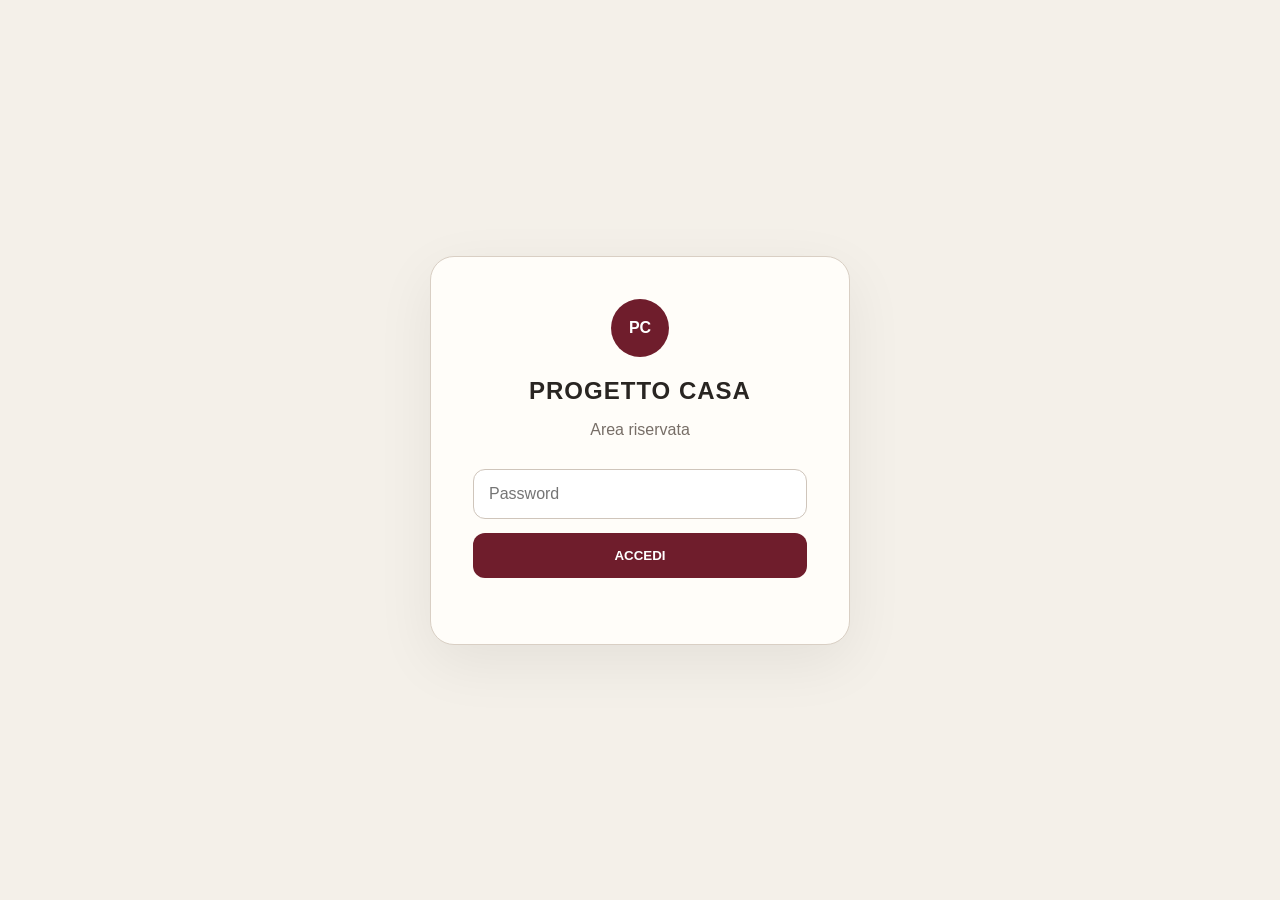
<file: index.html>
<!doctype html>
<html lang="it">
<head>
<meta charset="utf-8"><meta name="viewport" content="width=device-width,initial-scale=1">
<title>Progetto Casa</title>
<link rel="stylesheet" href="style.css">
</head>
<body>
<section id="login" class="screen center">
  <div class="login-card">
    <div class="mark">PC</div><h1>PROGETTO CASA</h1>
    <p>Area riservata</p>
    <input id="pw" type="password" placeholder="Password" autocomplete="current-password">
    <button onclick="login()">ACCEDI</button>
    <div id="error"></div>
  </div>
</section>

<section id="app" class="screen hidden">
<header><div><b>PROGETTO CASA</b><small>Archivio interattivo</small></div><button class="ghost" onclick="logout()">ESCI</button></header>
<main>
  <div id="home">
    <h2>Home</h2><p class="lead">Seleziona una sezione del progetto.</p>
    <div class="grid">
      <button class="card" onclick="location.href='cucina-esterna.html'"><span>01</span><b>Cucina esterna</b><small>Apri sezione →</small></button>
      <button class="card" onclick="location.href='scantinati.html'"><span>02</span><b>Scantinati</b><small>Apri sezione →</small></button>
      <!-- <button class="card" onclick="openSection('Interni primo piano','Ambienti, arredi e interventi del primo piano.')"><span>03</span><b>Interni primo piano</b><small>Apri sezione →</small></button>-->
      <button class="card" onclick="location.href='carcareddhra.html'"><span>04</span><b>Carcareddhra</b><small>Apri sezione →</small></button>
       <!-- <button class="card" onclick="openSection('Bagno esterno','Progetto e materiali del bagno esterno.')"><span>05</span><b>Bagno esterno</b><small>Apri sezione →</small></button> -->
      <button class="card" onclick="location.href='galleria.html'"><span>06</span><b>Immagini piscina</b><small>Apri sezione →</small></button>
      <!-- <button class="card private" onclick="openSection('Planimetrie','Documentazione riservata conservata su Google Drive.')"><span>07</span><b>Planimetrie 🔒</b><small>Area privata →</small></button> -->
      <button class="card private" onclick="openSection('Budget','Documentazione economica riservata conservata su Google Drive.')"><span>08</span><b>Budget 🔒</b><small>Area privata →</small></button>
    </div>
  </div>
  <div id="section" class="hidden">
    <button class="back" onclick="goHome()">← Home</button>
    <div class="section-box"><p>PROGETTO CASA</p><h2 id="st"></h2><div class="rule"></div><p id="sd"></p><p class="placeholder">Sezione predisposta per l'inserimento progressivo di documenti, immagini, render e sottosezioni.</p></div>
  </div>
</main>
</section>
<script src="app.js"></script>
</body></html>
</file>
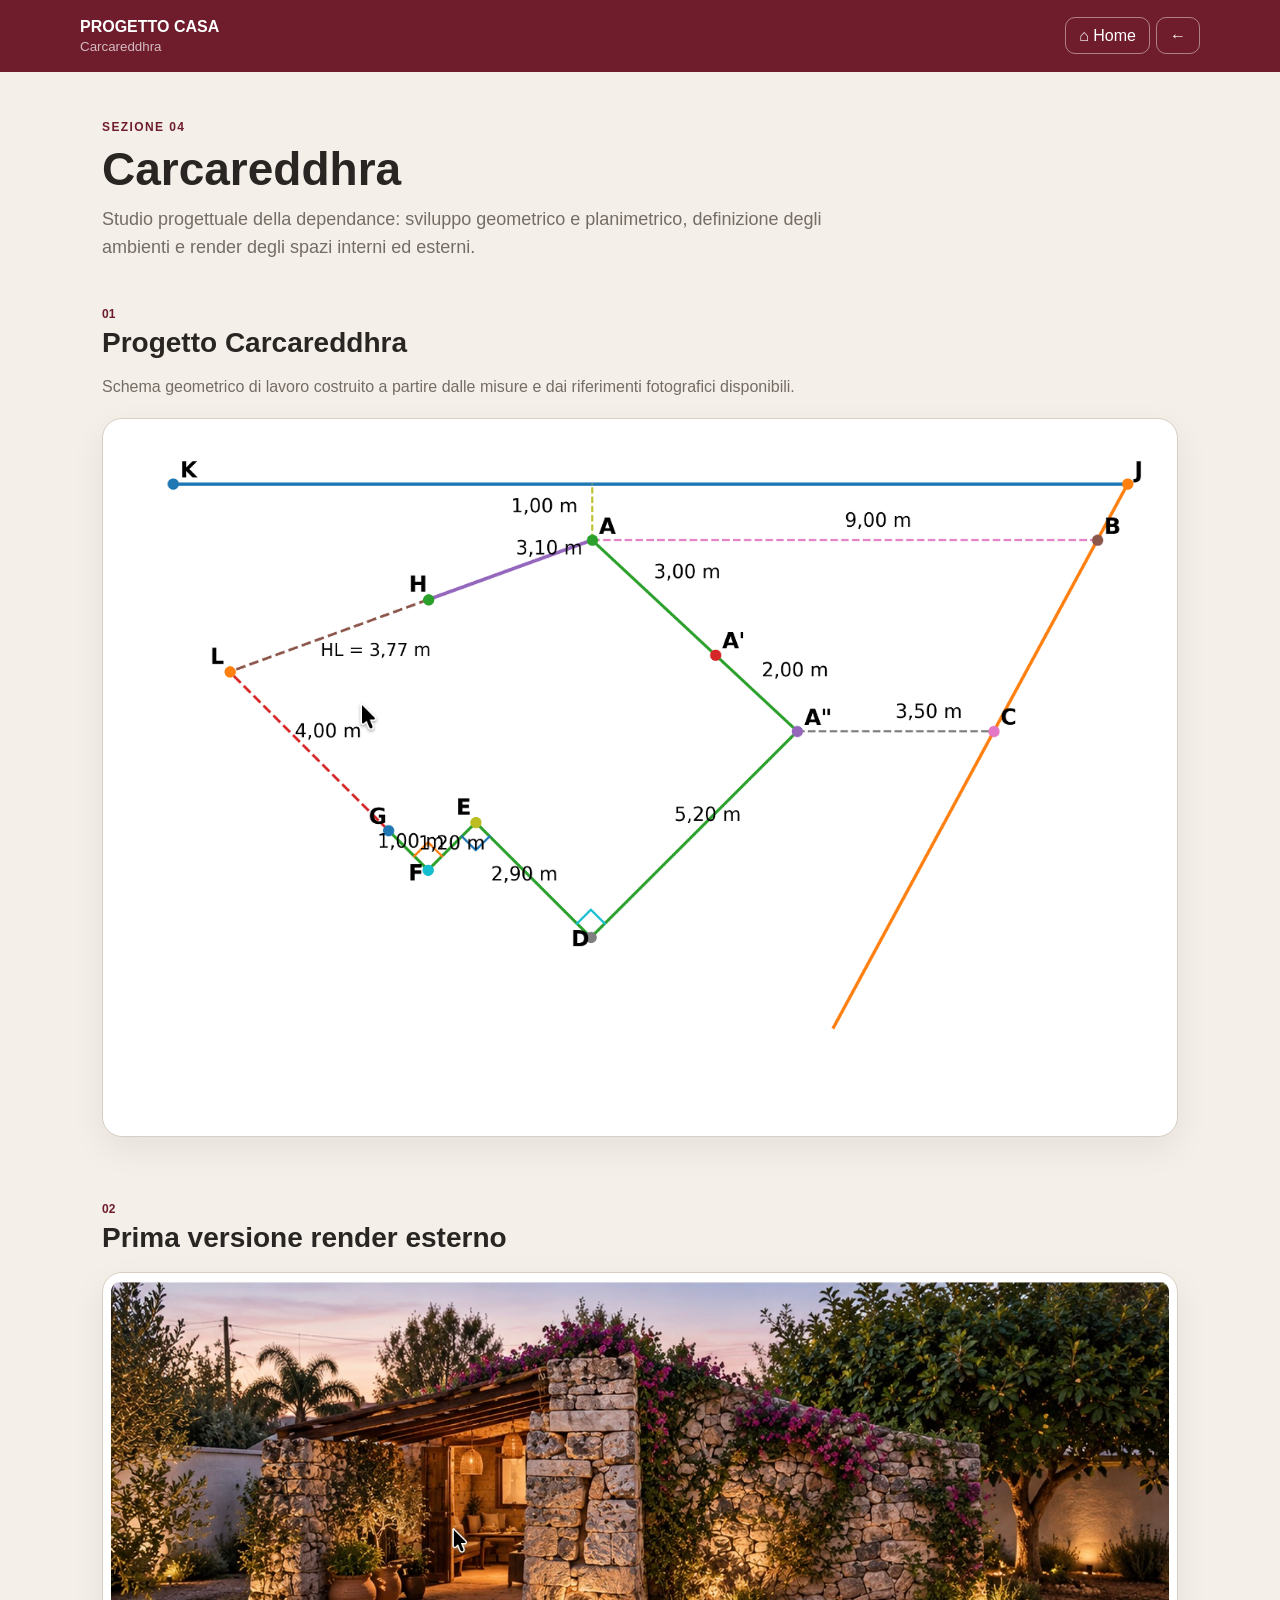
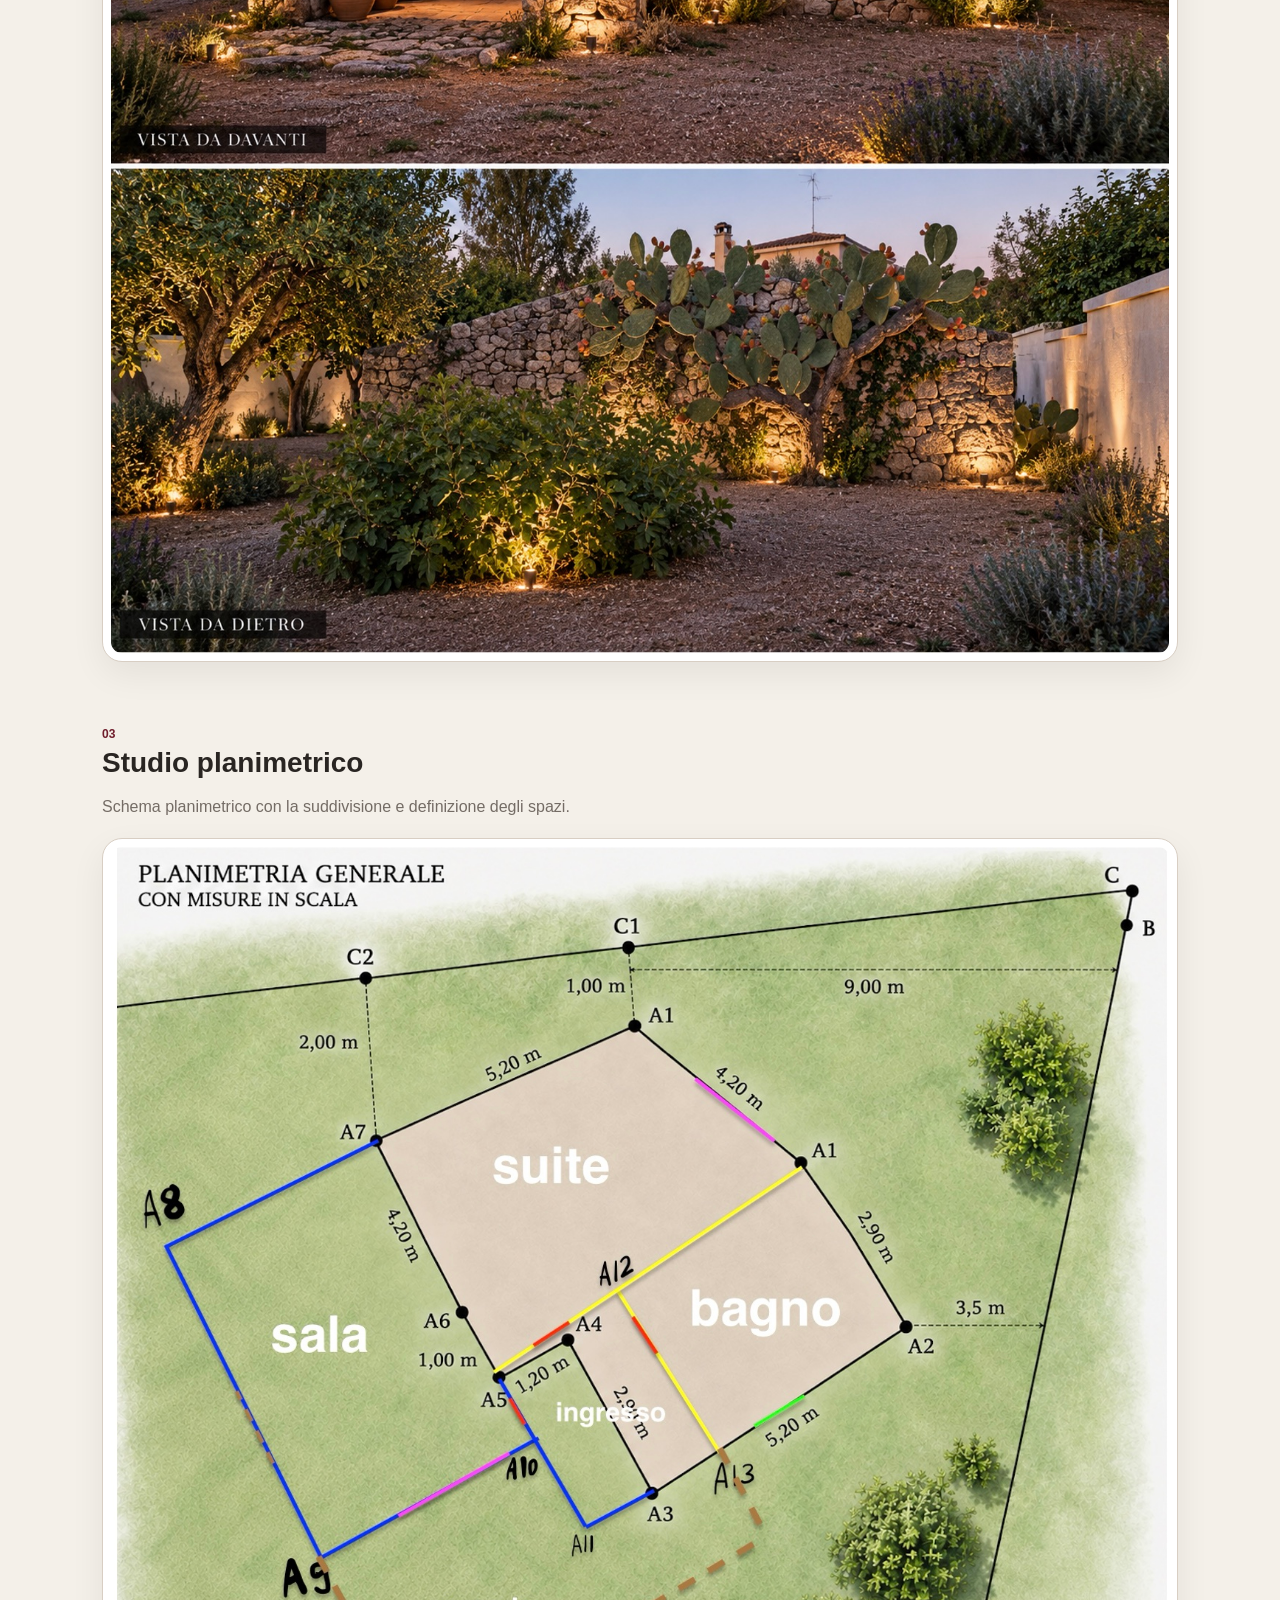
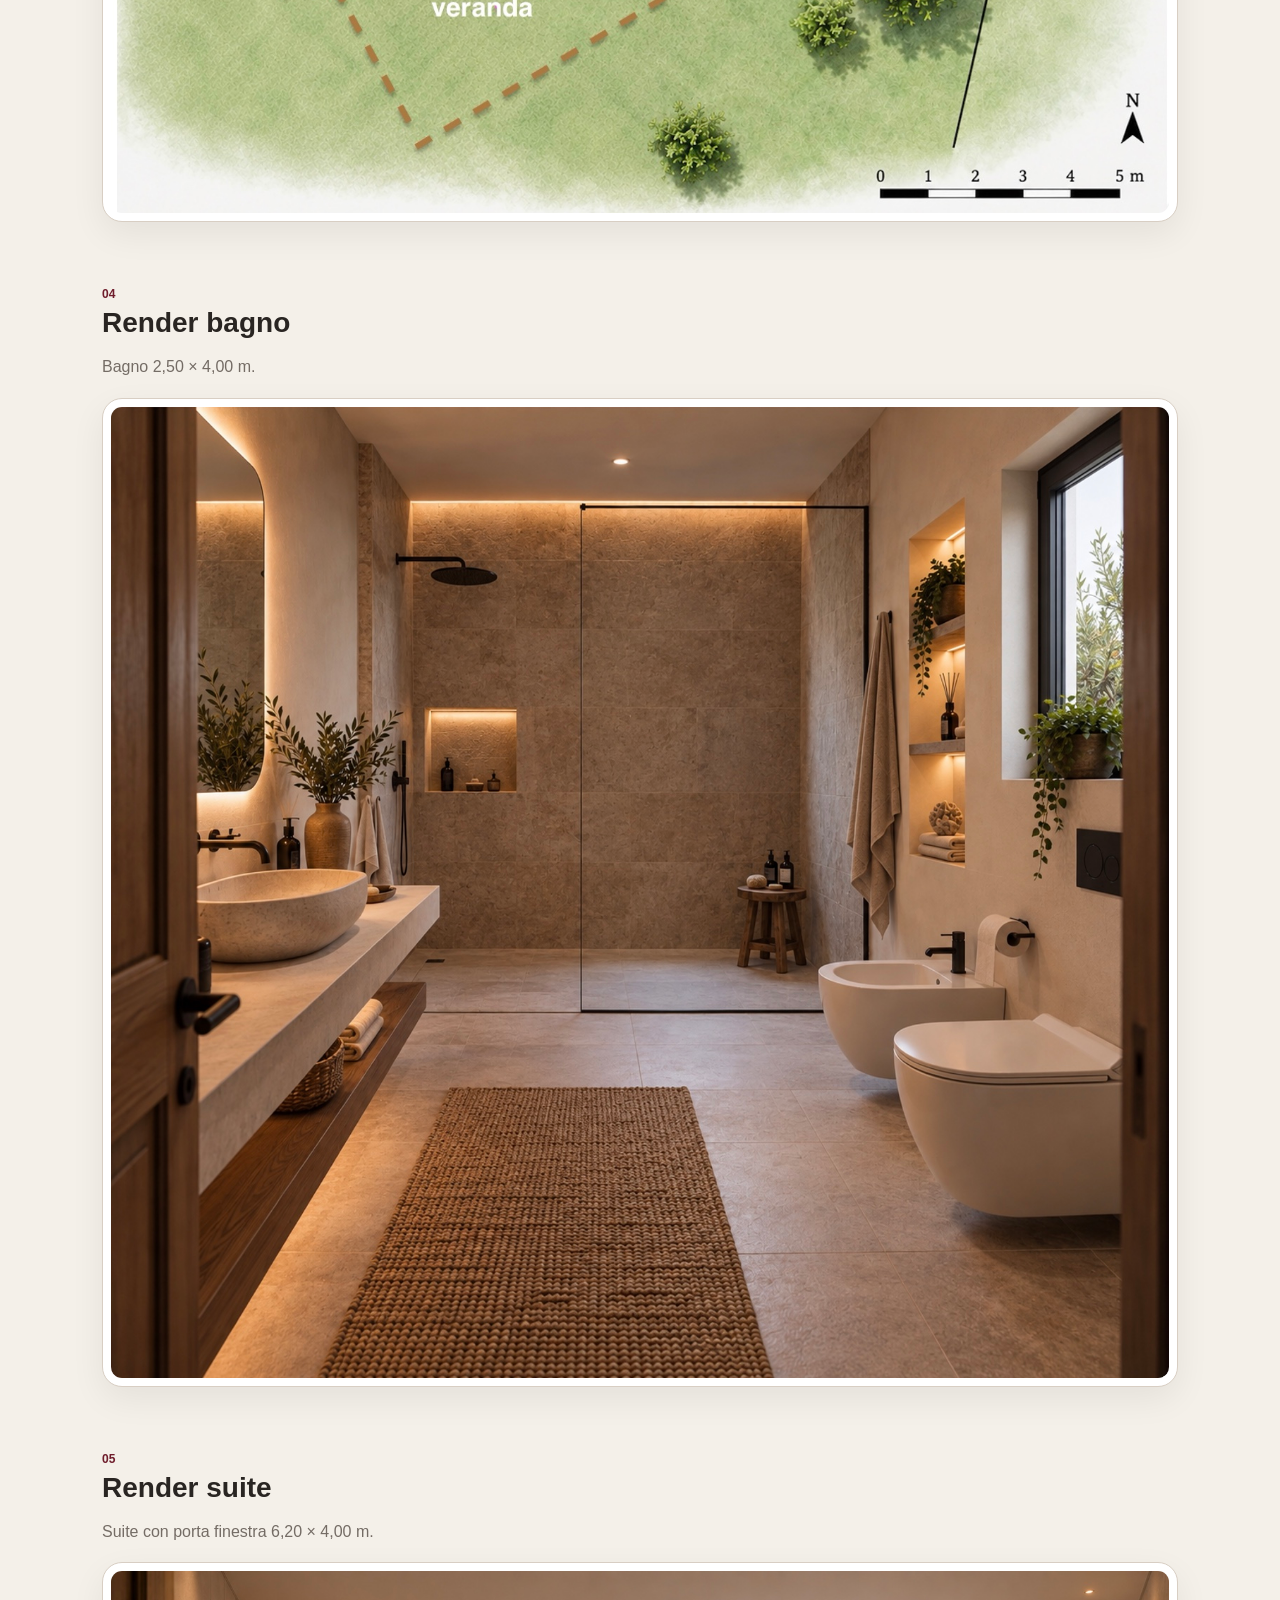
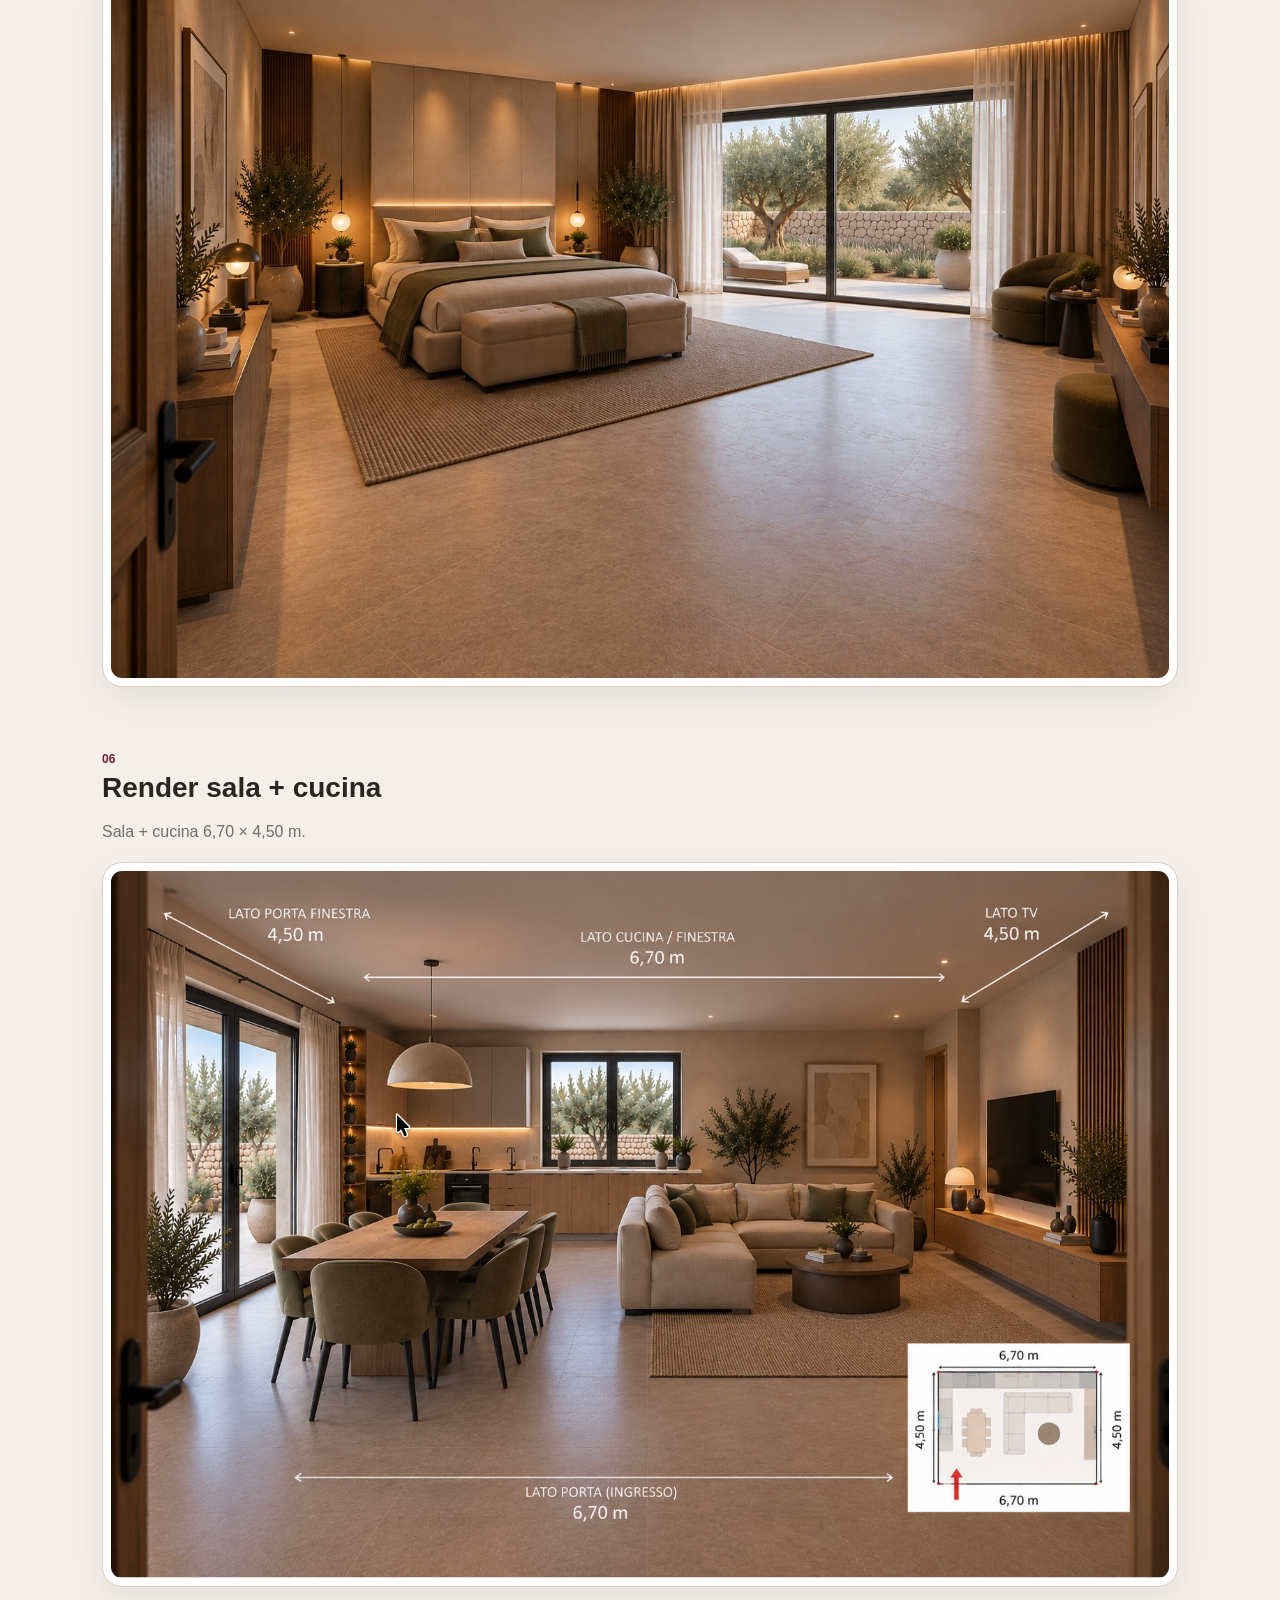
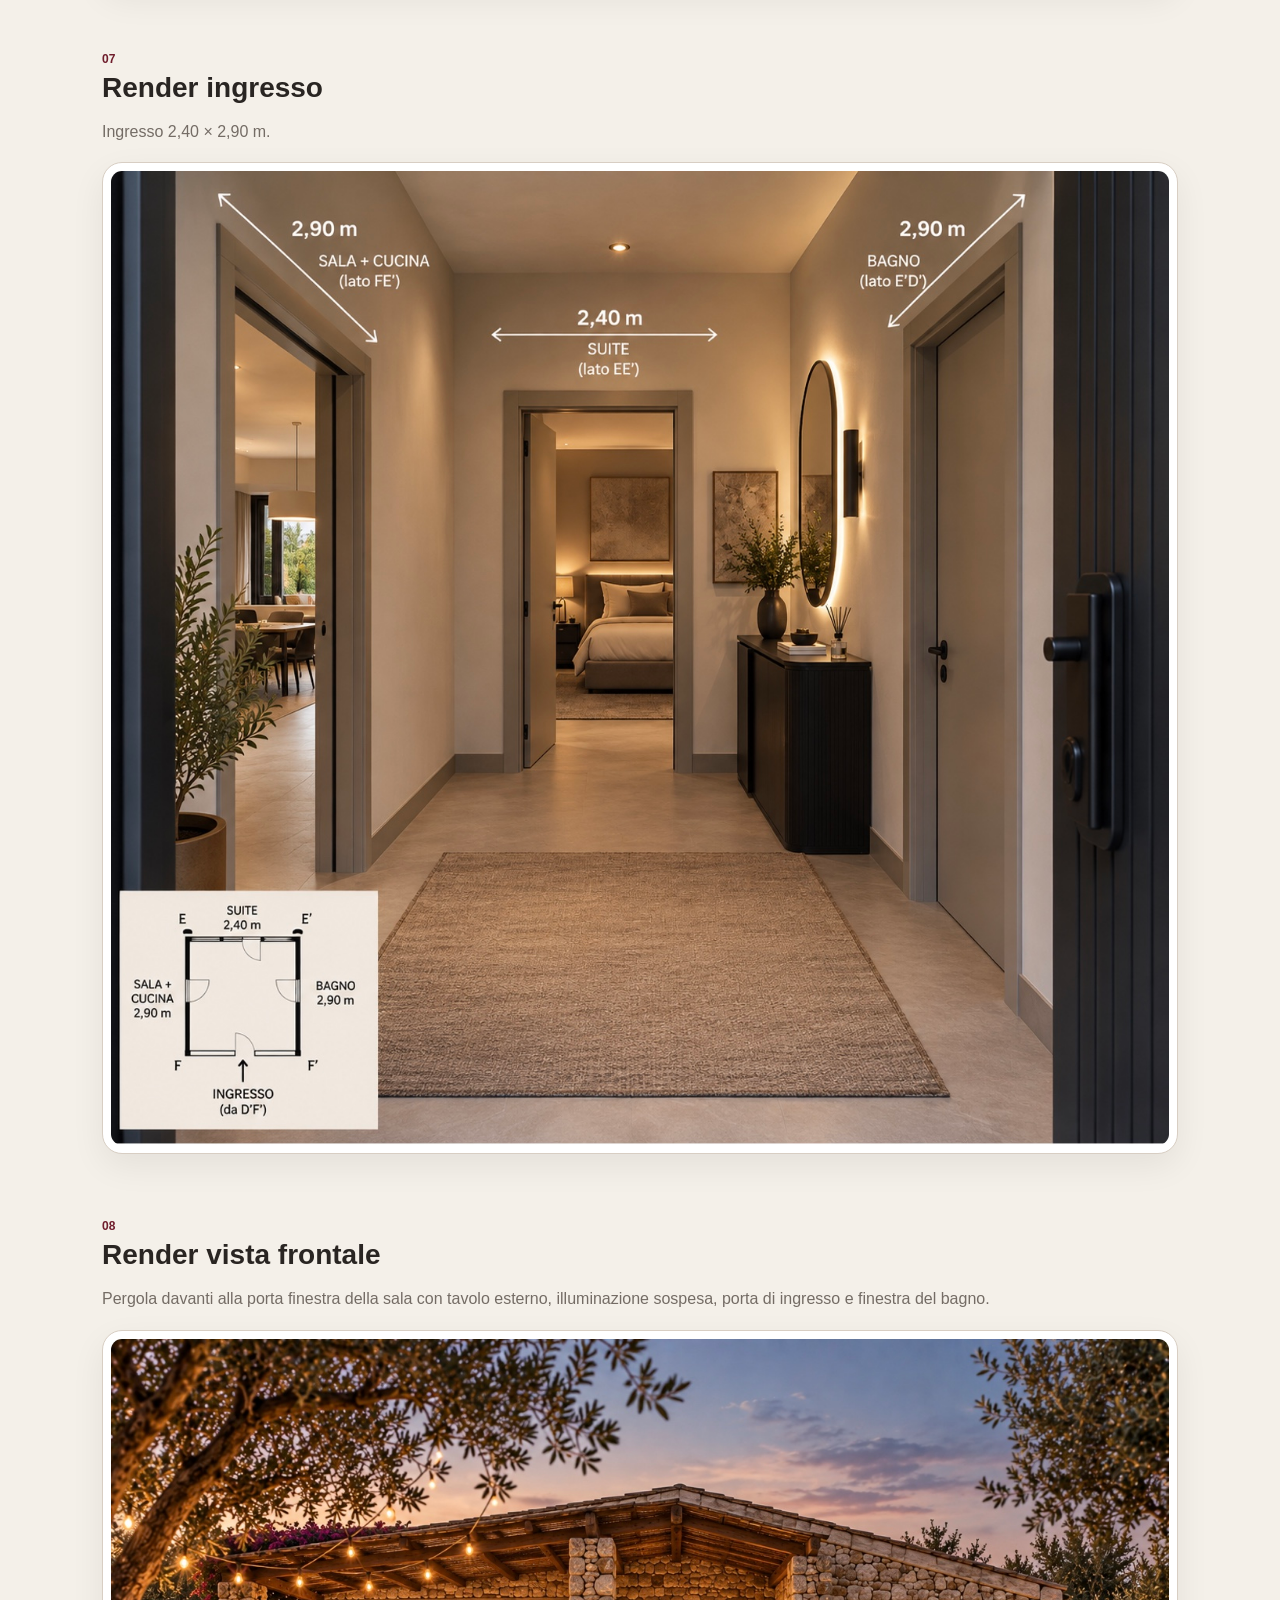
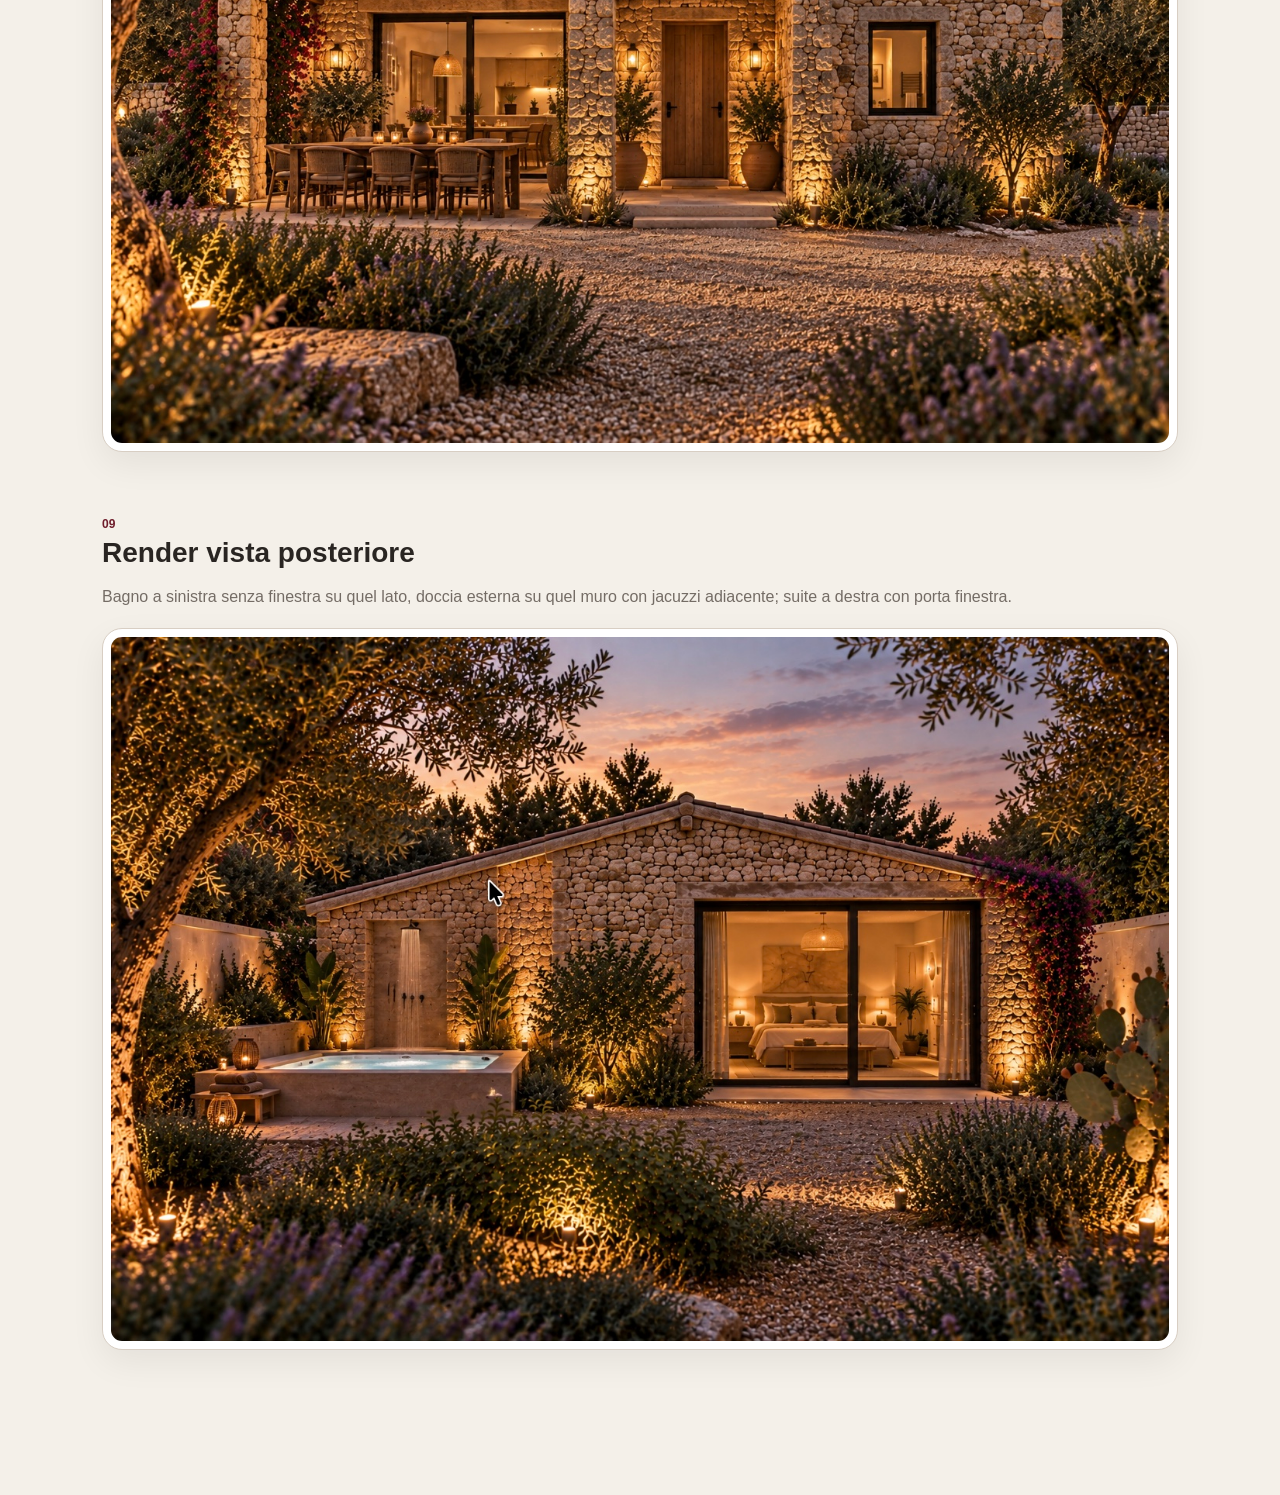
<file: carcareddhra.html>
<!doctype html><html lang="it"><head><meta charset="utf-8"><meta name="viewport" content="width=device-width,initial-scale=1"><title>Carcareddhra · Progetto Casa</title>
<style>*{box-sizing:border-box}html{scroll-behavior:smooth}body{margin:0;background:#f4f0e9;color:#292522;font-family:Arial,sans-serif}header{position:sticky;top:0;z-index:5;height:72px;background:#6f1d2c;color:white;display:flex;align-items:center;justify-content:space-between;padding:0 max(20px,calc((100% - 1120px)/2))}header small{display:block;opacity:.7;margin-top:3px}header a{color:white;text-decoration:none;border:1px solid #ffffff70;padding:9px 13px;border-radius:10px;margin-left:6px}main{max-width:1120px;margin:auto;padding:48px 22px 80px}.eyebrow{font-size:12px;color:#6f1d2c;font-weight:bold;letter-spacing:1.4px}h1{font-size:46px;margin:8px 0 10px}.lead{color:#746c65;font-size:18px;line-height:1.55;margin:0 0 45px;max-width:780px}.block{margin-bottom:65px}.num{color:#6f1d2c;font-size:12px;font-weight:bold}h2{font-size:28px;margin:6px 0 8px}p{color:#746c65;line-height:1.55;font-size:16px}img{width:100%;height:auto;display:block;margin-top:18px;border-radius:20px;border:1px solid #d8cec3;background:white;padding:8px;box-shadow:0 12px 34px #0001;cursor:zoom-in}#lb{display:none;position:fixed;inset:0;background:#000e;z-index:20;align-items:center;justify-content:center;padding:20px}#lb.open{display:flex}#lb img{max-width:96vw;max-height:92vh;width:auto;border:0;padding:0;border-radius:8px}#lb button{position:absolute;right:20px;top:18px;border:0;border-radius:50%;width:42px;height:42px;font-size:22px}@media(max-width:700px){h1{font-size:36px}h2{font-size:24px}header{height:66px}}</style></head><body>
<header><div><b>PROGETTO CASA</b><small>Carcareddhra</small></div><nav><a href="index.html">⌂ Home</a><a href="javascript:history.back()">←</a></nav></header>
<main><div class="eyebrow">SEZIONE 04</div><h1>Carcareddhra</h1><p class="lead">Studio progettuale della dependance: sviluppo geometrico e planimetrico, definizione degli ambienti e render degli spazi interni ed esterni.</p><article class="block"><div class="num">01</div><h2>Progetto Carcareddhra</h2><p>Schema geometrico di lavoro costruito a partire dalle misure e dai riferimenti fotografici disponibili.</p><img src="images/carcareddhra/01_schema.png" alt="Progetto Carcareddhra" loading="lazy"></article><article class="block"><div class="num">02</div><h2>Prima versione render esterno</h2><img src="images/carcareddhra/02_esterno.jpeg" alt="Prima versione render esterno" loading="lazy"></article><article class="block"><div class="num">03</div><h2>Studio planimetrico</h2><p>Schema planimetrico con la suddivisione e definizione degli spazi.</p><img src="images/carcareddhra/03_planimetria.jpeg" alt="Studio planimetrico" loading="lazy"></article><article class="block"><div class="num">04</div><h2>Render bagno</h2><p>Bagno 2,50 × 4,00 m.</p><img src="images/carcareddhra/04_bagno.jpeg" alt="Render bagno" loading="lazy"></article><article class="block"><div class="num">05</div><h2>Render suite</h2><p>Suite con porta finestra 6,20 × 4,00 m.</p><img src="images/carcareddhra/05_suite.jpeg" alt="Render suite" loading="lazy"></article><article class="block"><div class="num">06</div><h2>Render sala + cucina</h2><p>Sala + cucina 6,70 × 4,50 m.</p><img src="images/carcareddhra/06_sala_cucina.jpeg" alt="Render sala + cucina" loading="lazy"></article><article class="block"><div class="num">07</div><h2>Render ingresso</h2><p>Ingresso 2,40 × 2,90 m.</p><img src="images/carcareddhra/07_ingresso.jpeg" alt="Render ingresso" loading="lazy"></article><article class="block"><div class="num">08</div><h2>Render vista frontale</h2><p>Pergola davanti alla porta finestra della sala con tavolo esterno, illuminazione sospesa, porta di ingresso e finestra del bagno.</p><img src="images/carcareddhra/08_frontale.jpeg" alt="Render vista frontale" loading="lazy"></article><article class="block"><div class="num">09</div><h2>Render vista posteriore</h2><p>Bagno a sinistra senza finestra su quel lato, doccia esterna su quel muro con jacuzzi adiacente; suite a destra con porta finestra.</p><img src="images/carcareddhra/09_posteriore.jpeg" alt="Render vista posteriore" loading="lazy"></article></main>
<div id="lb"><button>×</button><img></div><script>const lb=document.getElementById('lb');document.querySelectorAll('article img').forEach(i=>i.onclick=()=>{lb.classList.add('open');lb.querySelector('img').src=i.src});lb.onclick=e=>{if(e.target===lb||e.target.tagName==='BUTTON')lb.classList.remove('open')};document.addEventListener('keydown',e=>{if(e.key==='Escape')lb.classList.remove('open')});</script></body></html>
</file>
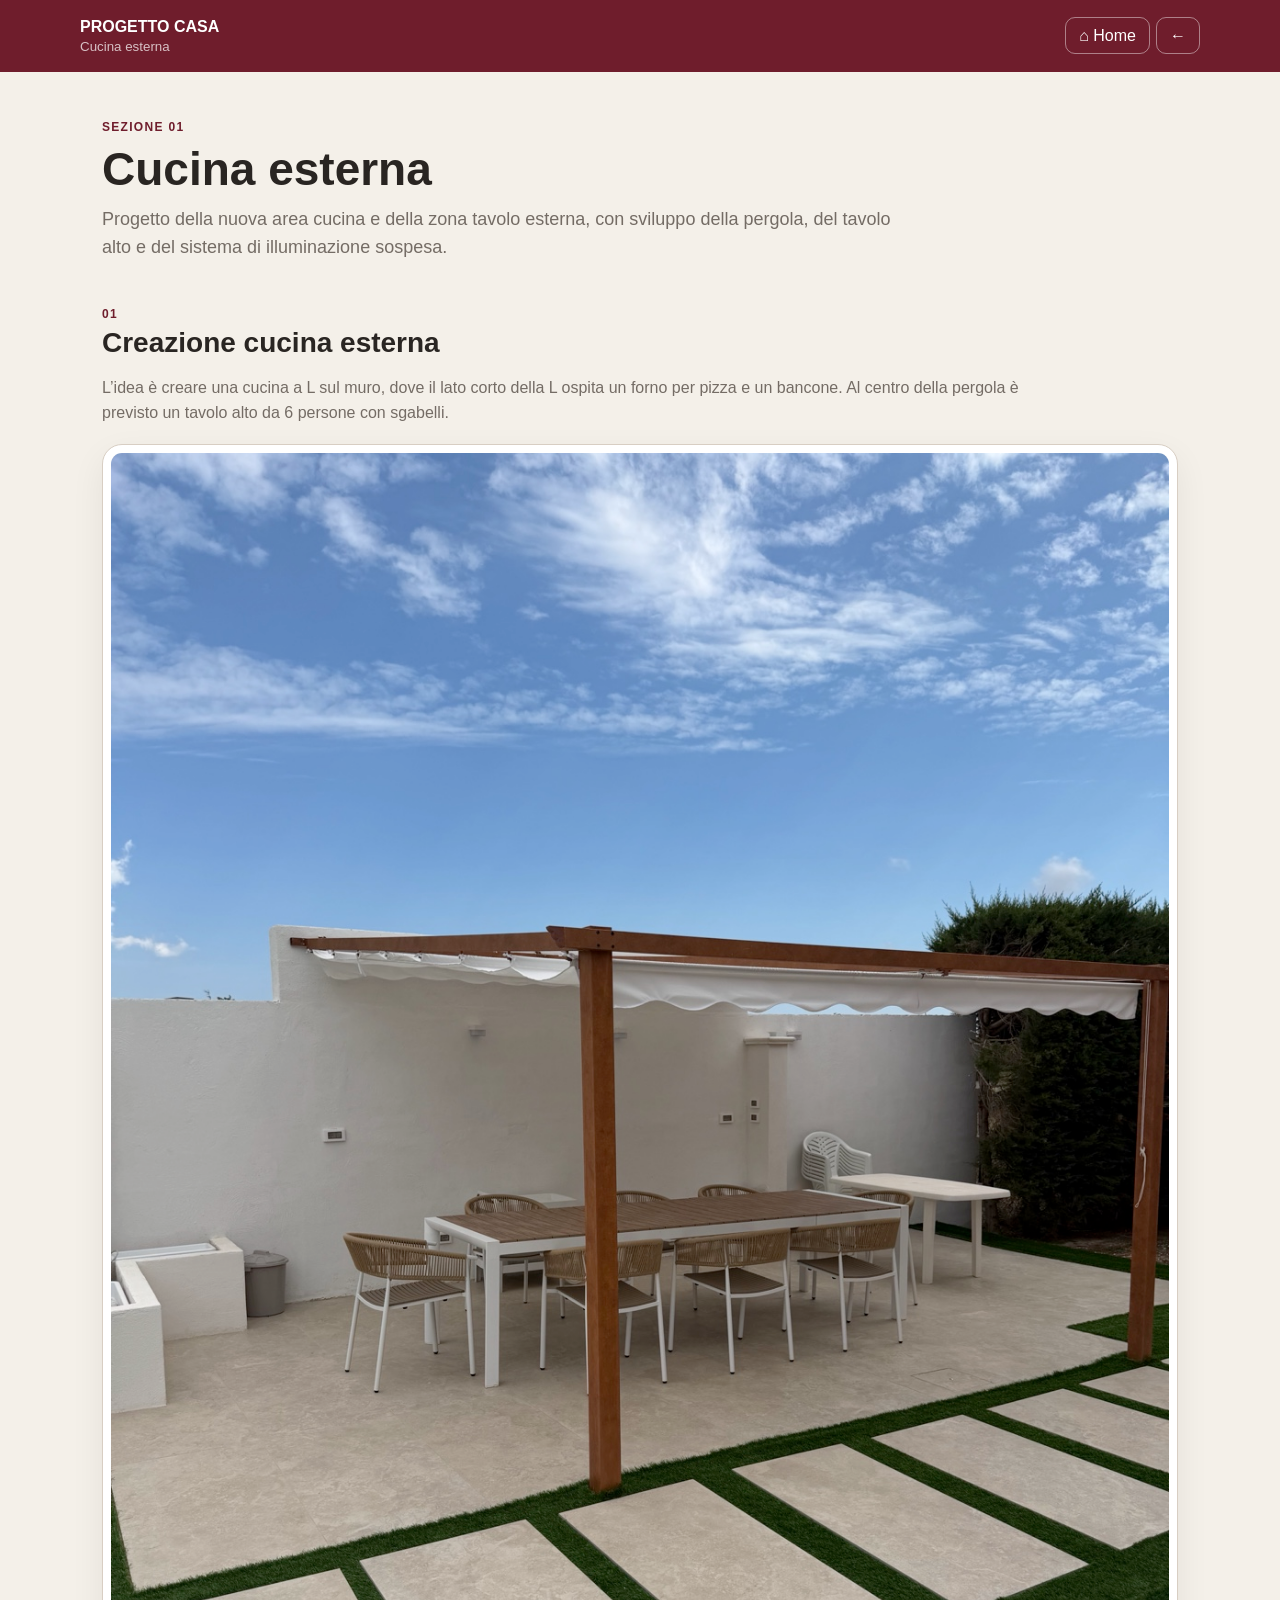
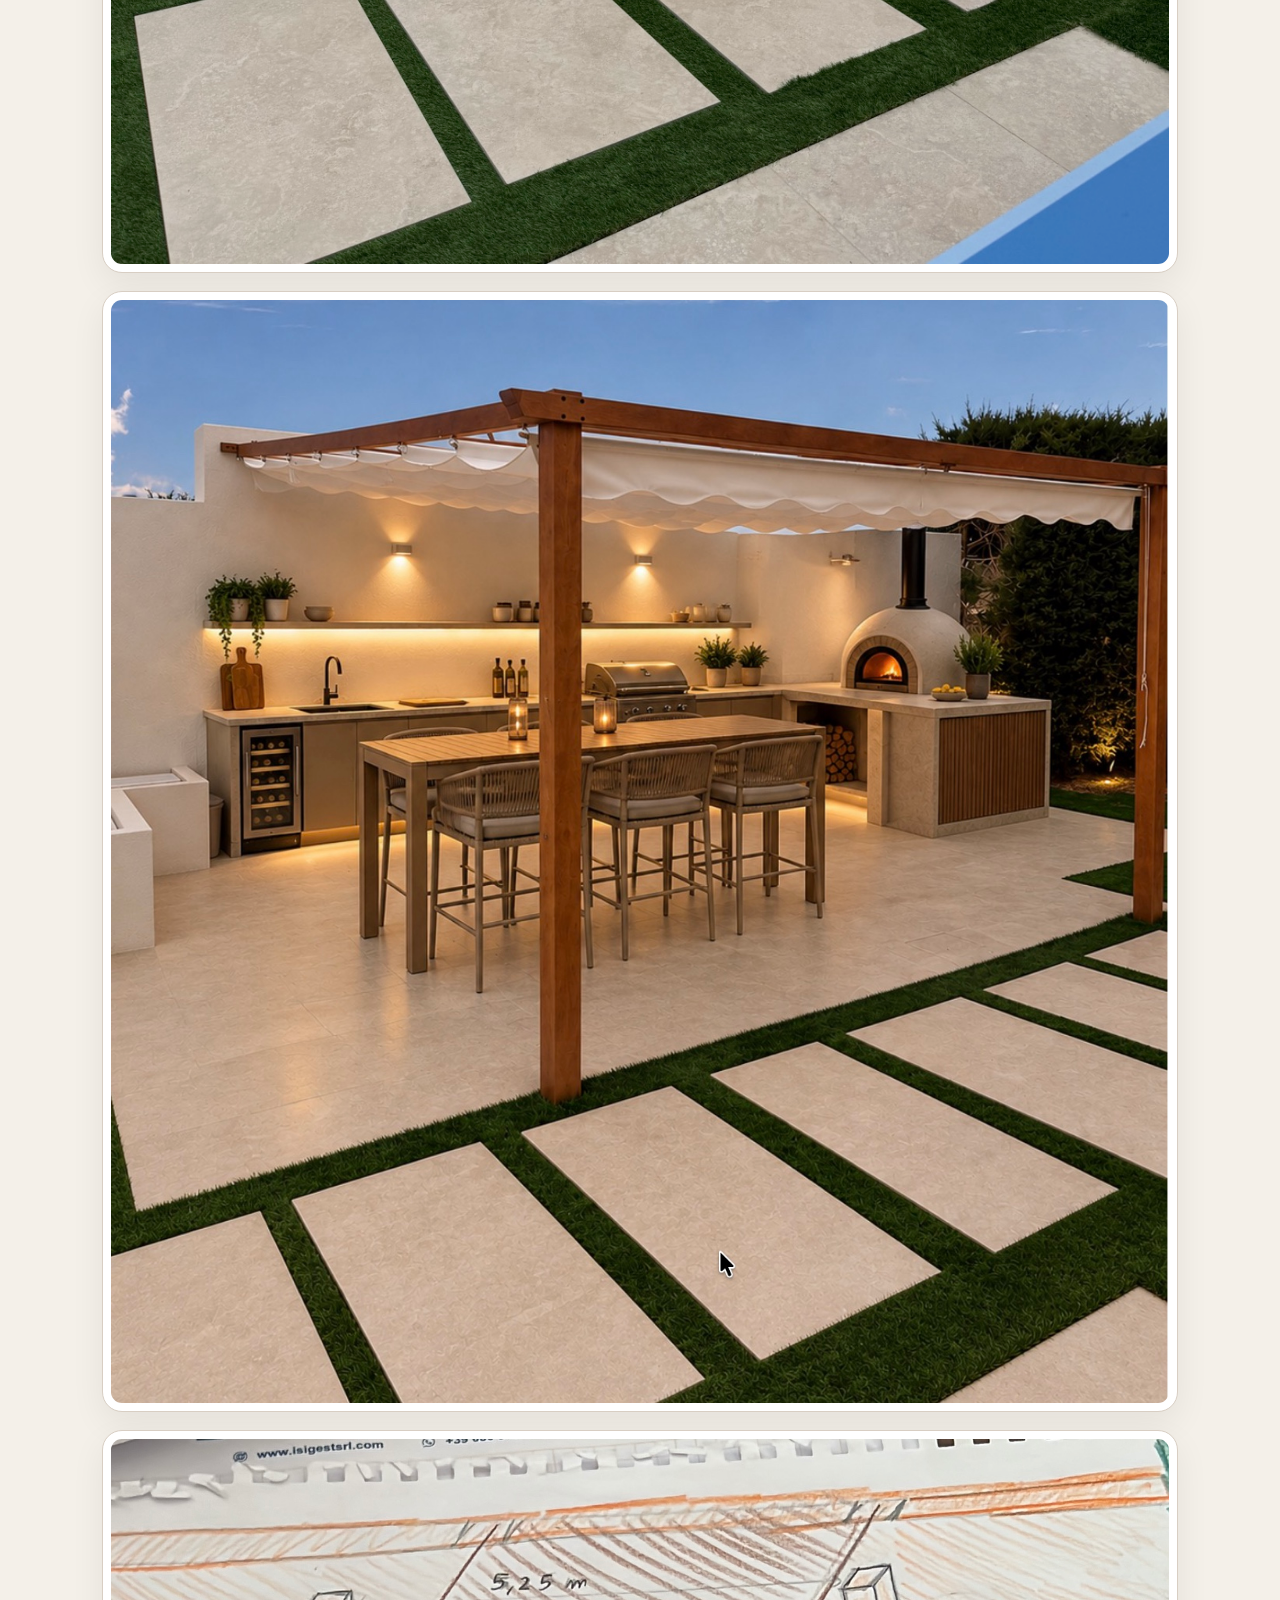
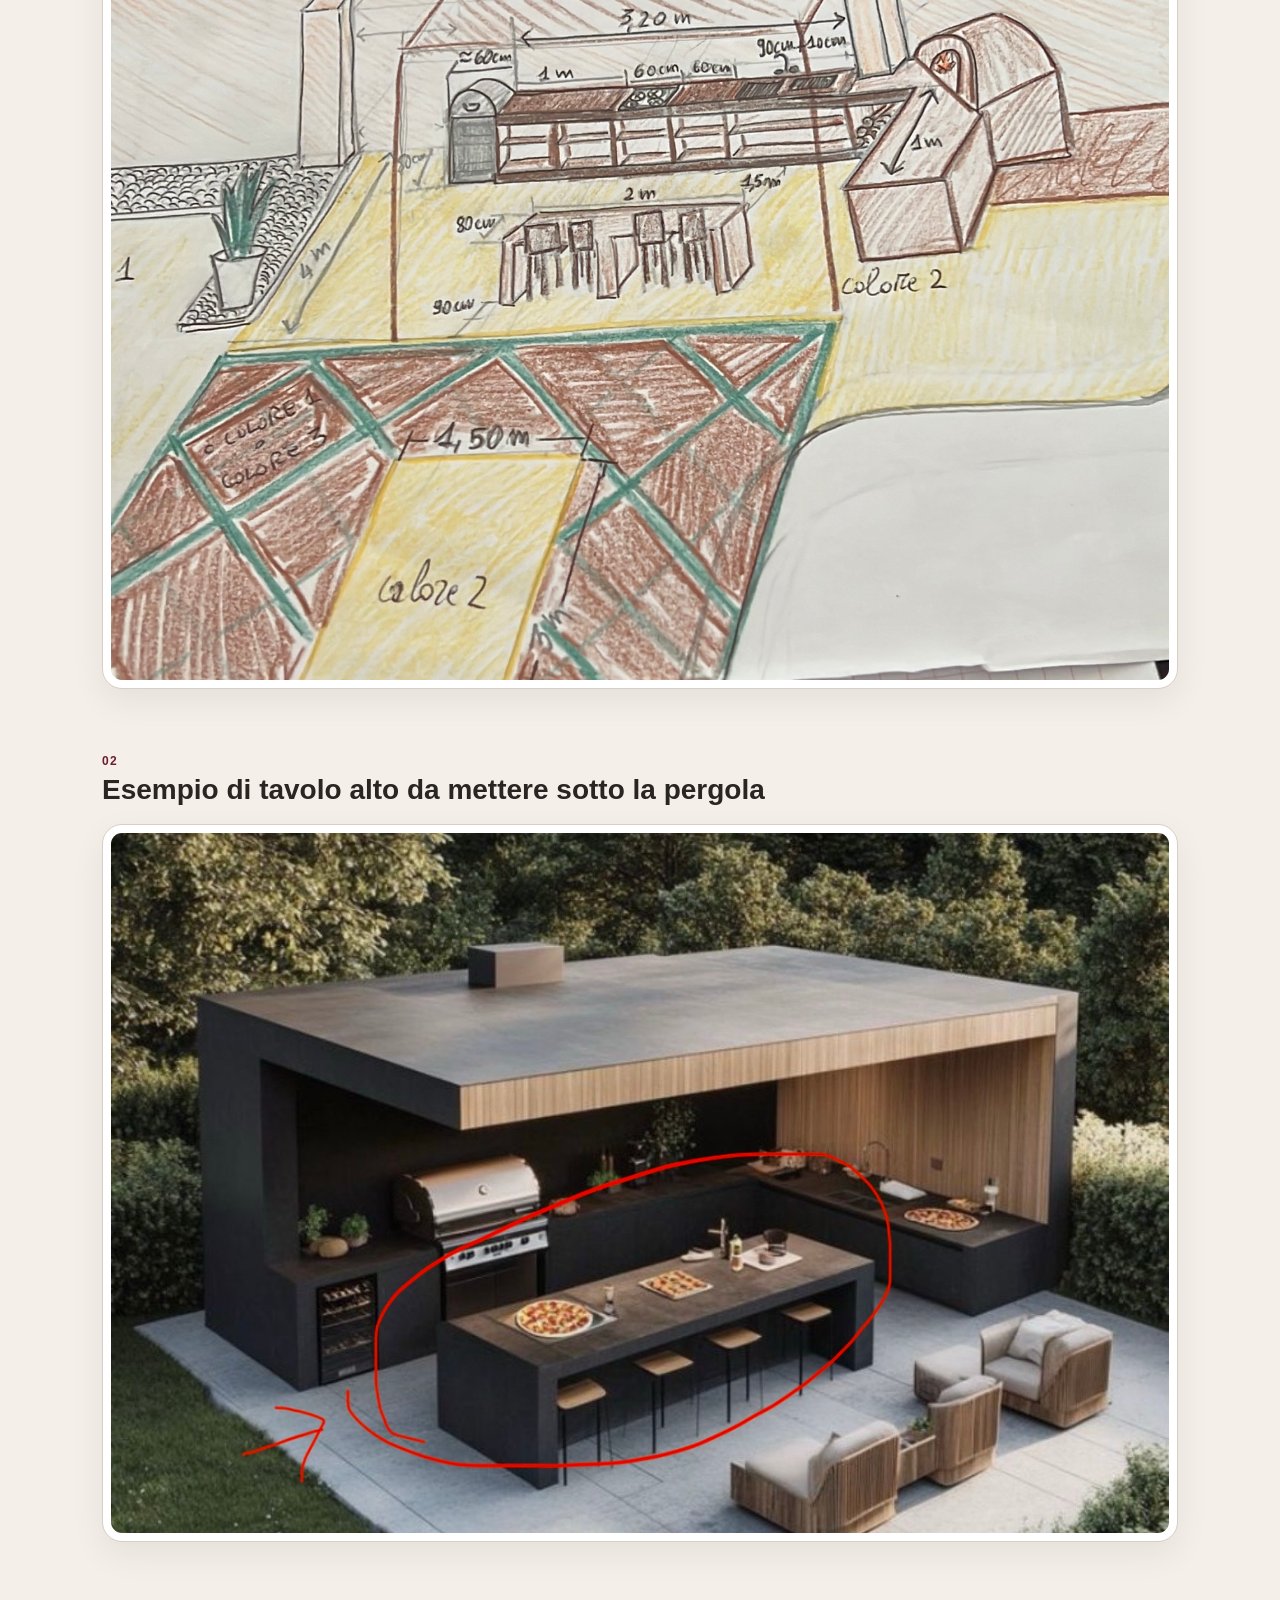
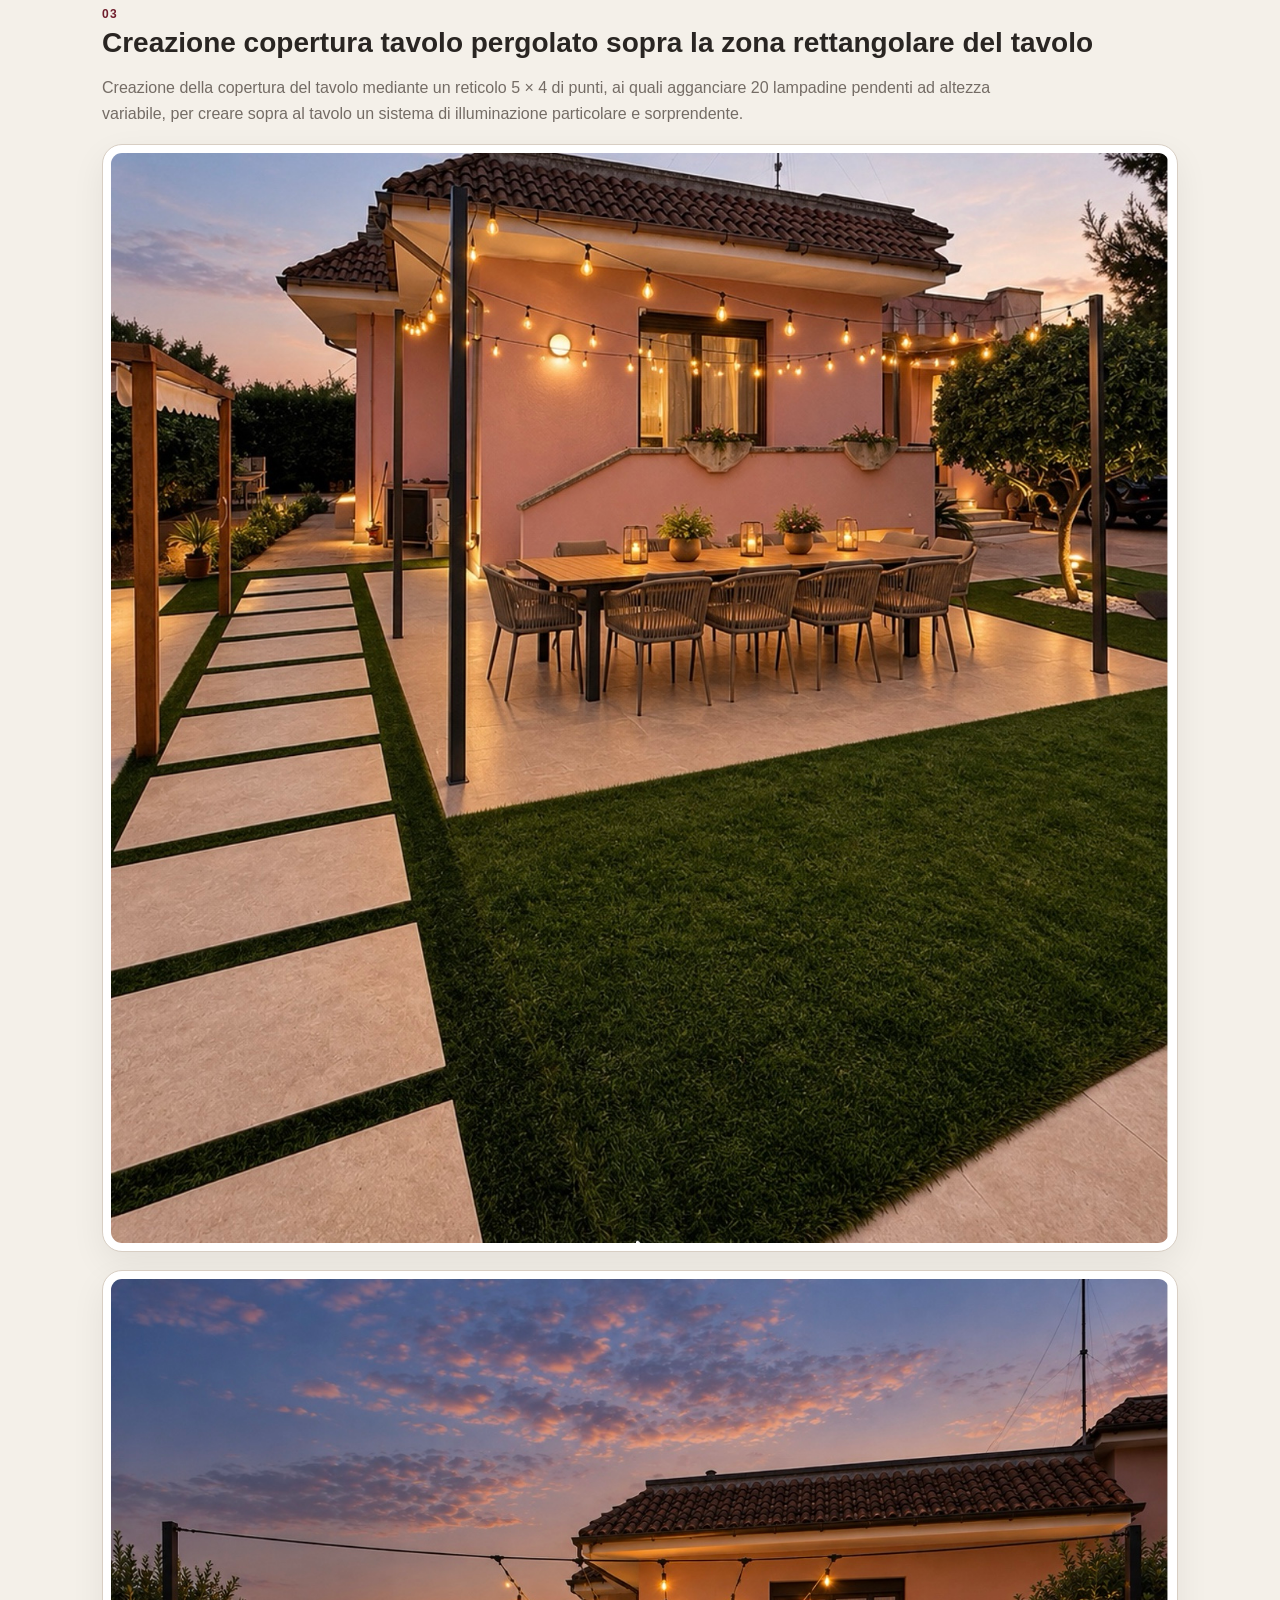
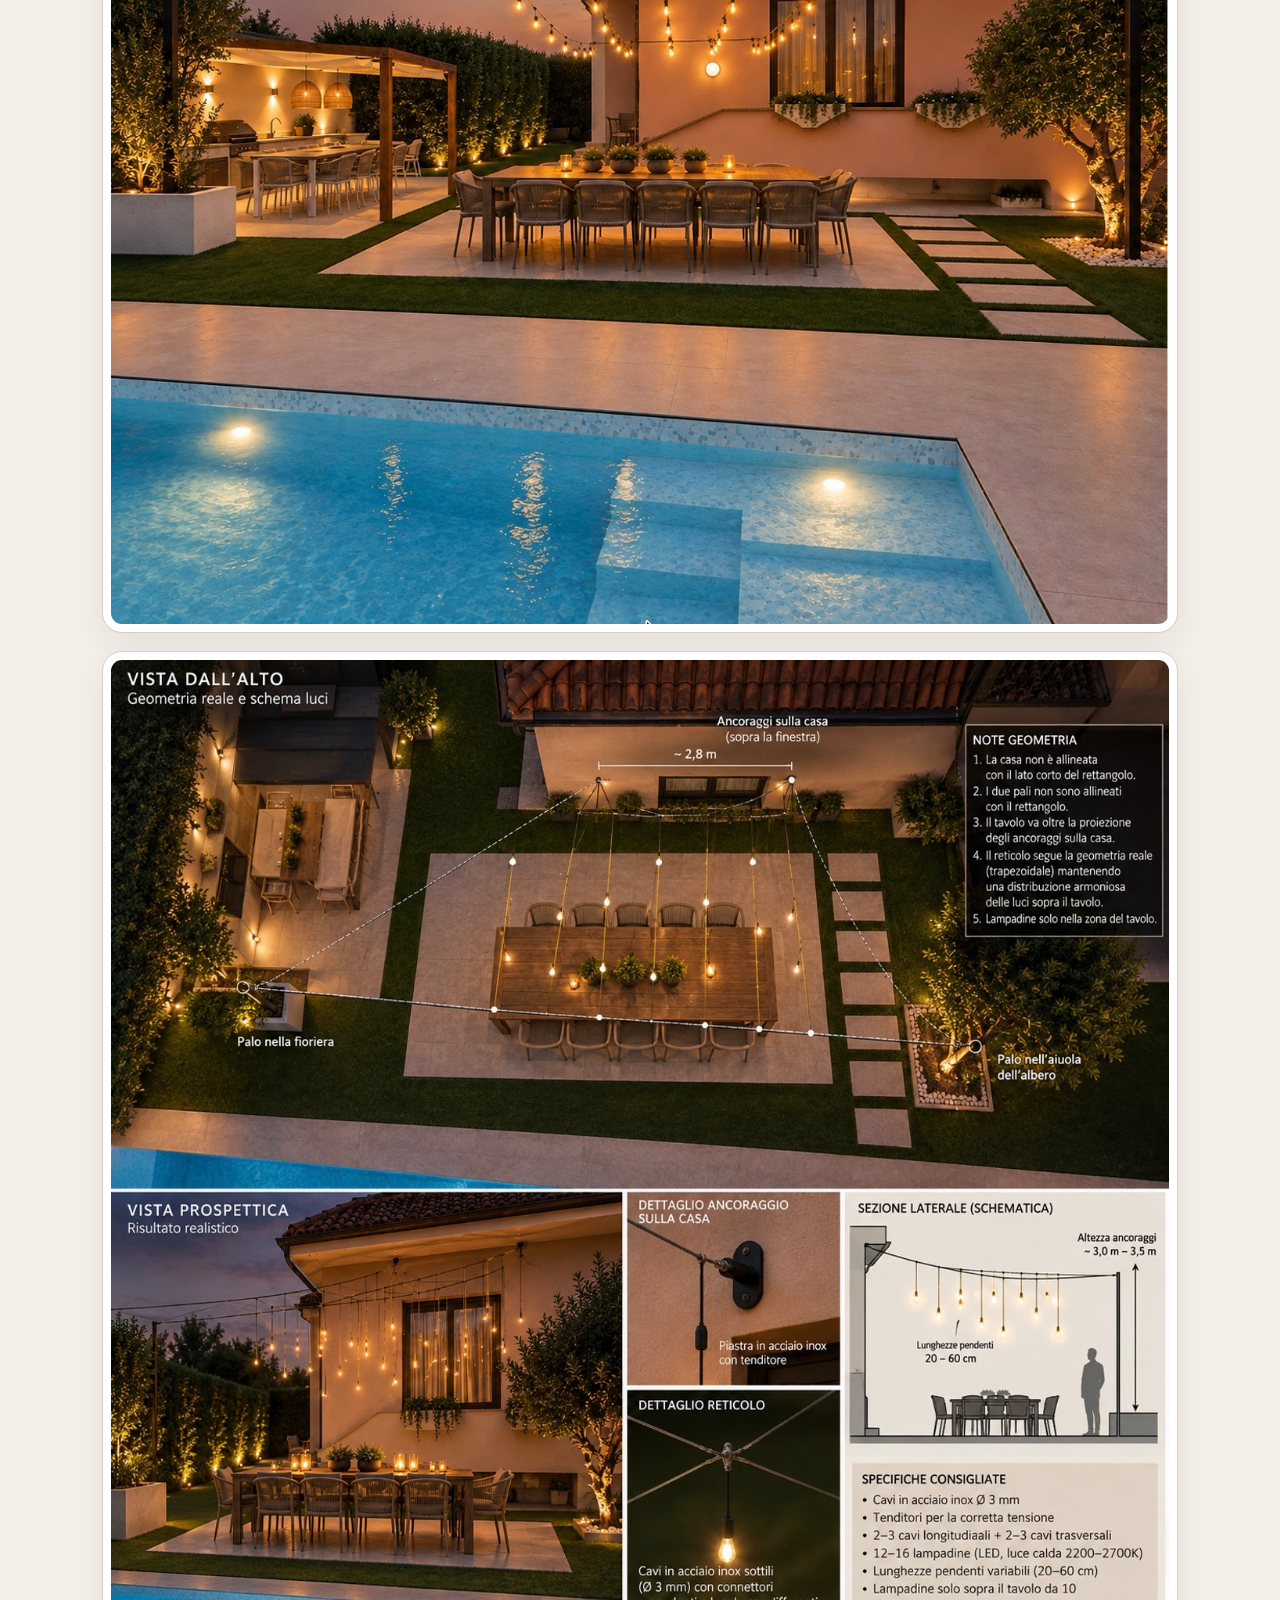
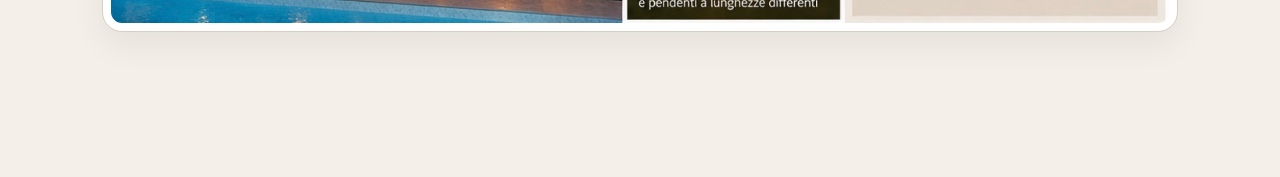
<file: cucina-esterna.html>
<!doctype html><html lang="it"><head><meta charset="utf-8"><meta name="viewport" content="width=device-width,initial-scale=1"><title>Cucina esterna · Progetto Casa</title>
<style>*{box-sizing:border-box}html{scroll-behavior:smooth}body{margin:0;background:#f4f0e9;color:#292522;font-family:Arial,sans-serif}header{position:sticky;top:0;z-index:5;height:72px;background:#6f1d2c;color:white;display:flex;align-items:center;justify-content:space-between;padding:0 max(20px,calc((100% - 1120px)/2))}header small{display:block;opacity:.72;margin-top:3px}header a{color:white;text-decoration:none;border:1px solid #ffffff70;padding:9px 13px;border-radius:10px;margin-left:6px}main{max-width:1120px;margin:auto;padding:48px 22px 80px}.eyebrow,.num{font-size:12px;color:#6f1d2c;font-weight:bold;letter-spacing:1.3px}h1{font-size:46px;margin:8px 0 10px}.lead{color:#746c65;font-size:18px;line-height:1.55;margin:0 0 45px;max-width:820px}.block{margin-bottom:65px}h2{font-size:28px;margin:6px 0 8px}p{color:#746c65;line-height:1.6;font-size:16px;max-width:920px}.gallery{display:grid;grid-template-columns:1fr;gap:18px;margin-top:18px}img{width:100%;height:auto;display:block;border-radius:20px;border:1px solid #d8cec3;background:white;padding:8px;box-shadow:0 12px 34px #0001;cursor:zoom-in}#lb{display:none;position:fixed;inset:0;background:#000e;z-index:20;align-items:center;justify-content:center;padding:20px}#lb.open{display:flex}#lb img{max-width:96vw;max-height:92vh;width:auto;border:0;padding:0;border-radius:8px}#lb button{position:absolute;right:20px;top:18px;border:0;border-radius:50%;width:42px;height:42px;font-size:22px}@media(max-width:700px){h1{font-size:36px}h2{font-size:24px}header{height:66px}}</style></head><body>
<header><div><b>PROGETTO CASA</b><small>Cucina esterna</small></div><nav><a href="index.html">⌂ Home</a><a href="javascript:history.back()">←</a></nav></header>
<main><div class="eyebrow">SEZIONE 01</div><h1>Cucina esterna</h1><p class="lead">Progetto della nuova area cucina e della zona tavolo esterna, con sviluppo della pergola, del tavolo alto e del sistema di illuminazione sospesa.</p><article class="block"><div class="num">01</div><h2>Creazione cucina esterna</h2><p>L’idea è creare una cucina a L sul muro, dove il lato corto della L ospita un forno per pizza e un bancone. Al centro della pergola è previsto un tavolo alto da 6 persone con sgabelli.</p><div class="gallery multi"><img src="images/cucina-esterna/01_stato_attuale.jpeg" alt="Creazione cucina esterna" loading="lazy"><img src="images/cucina-esterna/02_render_cucina.jpeg" alt="Creazione cucina esterna" loading="lazy"><img src="images/cucina-esterna/06_schizzo_cucina.jpg" alt="Creazione cucina esterna" loading="lazy"></div></article><article class="block"><div class="num">02</div><h2>Esempio di tavolo alto da mettere sotto la pergola</h2><div class="gallery multi"><img src="images/cucina-esterna/07_esempio_tavolo_alto.jpeg" alt="Esempio di tavolo alto da mettere sotto la pergola" loading="lazy"></div></article><article class="block"><div class="num">03</div><h2>Creazione copertura tavolo pergolato sopra la zona rettangolare del tavolo</h2><p>Creazione della copertura del tavolo mediante un reticolo 5 × 4 di punti, ai quali agganciare 20 lampadine pendenti ad altezza variabile, per creare sopra al tavolo un sistema di illuminazione particolare e sorprendente.</p><div class="gallery multi"><img src="images/cucina-esterna/03_pergolato_tavolo.jpeg" alt="Creazione copertura tavolo pergolato sopra la zona rettangolare del tavolo" loading="lazy"><img src="images/cucina-esterna/04_pergolato_piscina.jpeg" alt="Creazione copertura tavolo pergolato sopra la zona rettangolare del tavolo" loading="lazy"><img src="images/cucina-esterna/05_schema_illuminazione.jpeg" alt="Creazione copertura tavolo pergolato sopra la zona rettangolare del tavolo" loading="lazy"></div></article></main>
<div id="lb"><button>×</button><img></div><script>const lb=document.getElementById('lb');document.querySelectorAll('.gallery img').forEach(i=>i.onclick=()=>{lb.classList.add('open');lb.querySelector('img').src=i.src});lb.onclick=e=>{if(e.target===lb||e.target.tagName==='BUTTON')lb.classList.remove('open')};document.addEventListener('keydown',e=>{if(e.key==='Escape')lb.classList.remove('open')});</script></body></html>
</file>
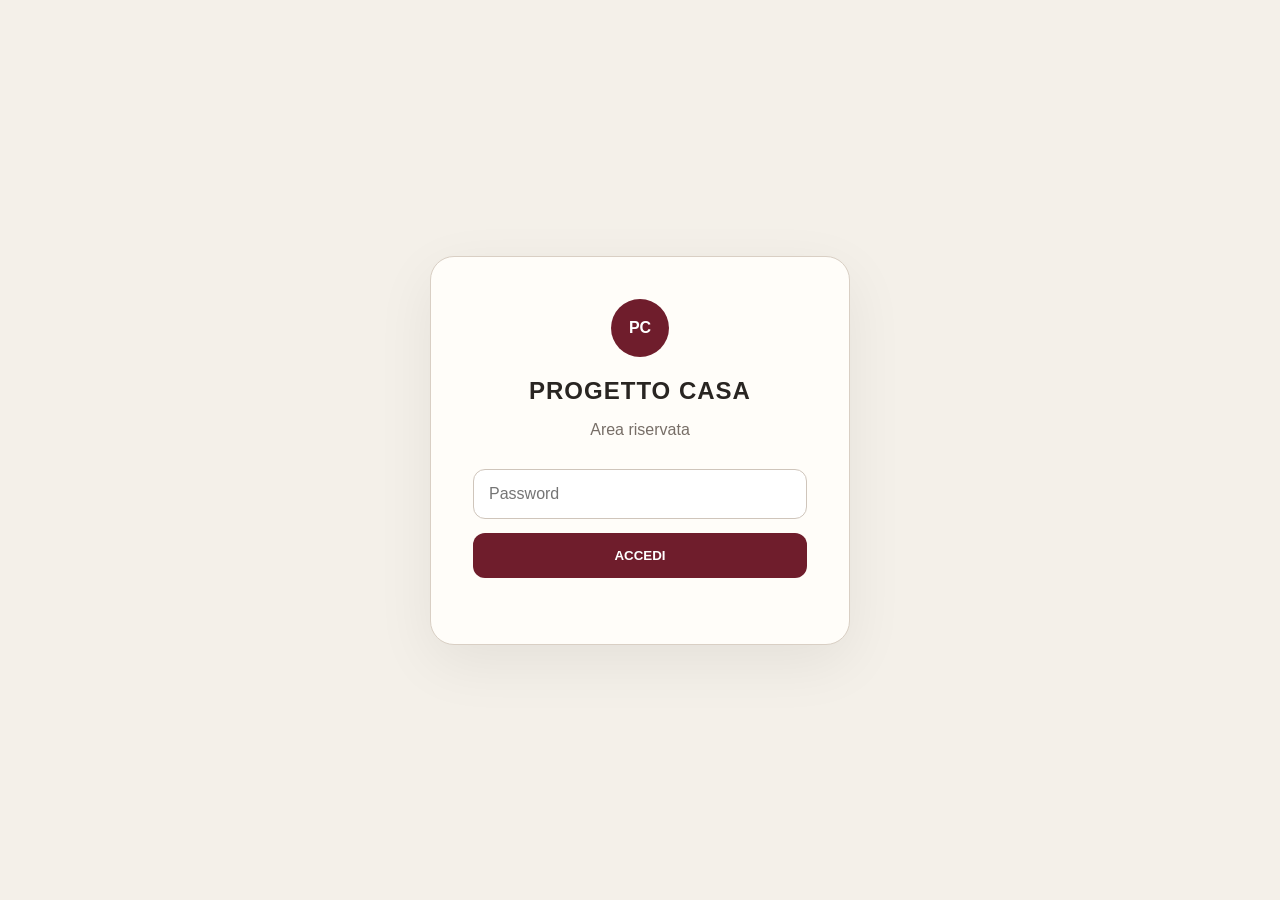
<file: galleria.html>
<!doctype html>
<html lang="it">
<head>
<meta charset="utf-8">
<meta name="viewport" content="width=device-width,initial-scale=1">
<title>Galleria · PROGETTO CASA</title>
<style>
:root{--wine:#6f1d2c;--cream:#f4f0e9;--ink:#25221f;--paper:#fffdf9}
*{box-sizing:border-box} body{margin:0;background:var(--cream);color:var(--ink);font-family:-apple-system,BlinkMacSystemFont,"Segoe UI",sans-serif}
header{position:sticky;top:0;z-index:5;background:rgba(244,240,233,.94);backdrop-filter:blur(12px);border-bottom:1px solid #ddd3c7}
.bar{max-width:1200px;margin:auto;padding:16px 20px;display:flex;justify-content:space-between;align-items:center;gap:16px}
.brand b{color:var(--wine);letter-spacing:.08em}.brand small{display:block;color:#776f68;margin-top:3px}
.actions{display:flex;gap:8px}.btn{border:1px solid #cbbdb0;background:var(--paper);padding:9px 12px;border-radius:999px;cursor:pointer;text-decoration:none;color:var(--ink)}
main{max-width:1200px;margin:auto;padding:36px 20px 70px}.hero h1{font-family:Georgia,serif;color:var(--wine);font-size:clamp(38px,7vw,72px);margin:0 0 8px}.hero p{color:#746b64;margin:0 0 34px}
h2{font-family:Georgia,serif;color:var(--wine);font-size:32px;margin:48px 0 18px}
.grid{display:grid;grid-template-columns:repeat(3,1fr);gap:14px}.photo{border:0;padding:0;background:#ddd;border-radius:16px;overflow:hidden;cursor:zoom-in;min-height:260px}
.photo img{display:block;width:100%;height:100%;aspect-ratio:4/5;object-fit:cover;transition:transform .25s}.photo:hover img{transform:scale(1.02)}
.video-card{background:var(--paper);border:1px solid #ddd3c7;border-radius:18px;padding:20px}.video-card video{width:100%;border-radius:12px;background:#111;max-height:72vh}
.note{font-size:14px;color:#746b64;margin-top:10px}
.lightbox{display:none;position:fixed;inset:0;z-index:20;background:rgba(0,0,0,.92);align-items:center;justify-content:center;padding:20px}.lightbox.open{display:flex}
.lightbox img{max-width:96vw;max-height:92vh;object-fit:contain}.close{position:absolute;right:18px;top:14px;color:white;font-size:38px;border:0;background:none;cursor:pointer}
@media(max-width:850px){.grid{grid-template-columns:repeat(2,1fr)}.photo{min-height:200px}}
@media(max-width:560px){.grid{grid-template-columns:1fr}.bar{align-items:flex-start}.photo{min-height:280px}}
</style>
</head>
<body>
<header><div class="bar">
  <div class="brand"><b>PROGETTO CASA</b><small>Galleria</small></div>
  <div class="actions"><button class="btn" onclick="history.back()">← Indietro</button><a class="btn" href="index.html">Home</a></div>
</div></header>

<main>
<section class="hero"><h1>Galleria</h1><p>Raccolta fotografica degli spazi esterni, di giorno e di notte.</p></section>

<h2>Vista di giorno</h2>
<div class="grid">
<button class="photo" onclick="openImg(this)"><img src="images/galleria/giorno/01_giorno.jpeg" alt="Vista di giorno 1"></button>
<button class="photo" onclick="openImg(this)"><img src="images/galleria/giorno/02_giorno.jpeg" alt="Vista di giorno 2"></button>
<button class="photo" onclick="openImg(this)"><img src="images/galleria/giorno/03_giorno.jpeg" alt="Vista di giorno 3"></button>
<button class="photo" onclick="openImg(this)"><img src="images/galleria/giorno/04_giorno.jpeg" alt="Vista di giorno 4"></button>
<button class="photo" onclick="openImg(this)"><img src="images/galleria/giorno/05_giorno.jpeg" alt="Vista di giorno 5"></button>
<button class="photo" onclick="openImg(this)"><img src="images/galleria/giorno/06_giorno.jpeg" alt="Vista di giorno 6"></button>
<button class="photo" onclick="openImg(this)"><img src="images/galleria/giorno/07_giorno.jpeg" alt="Vista di giorno 7"></button>
</div>

<h2>Video di giorno</h2>
<div class="video-card">
  <video controls playsinline preload="metadata">
    <source src="video/video_piscina.mp4" type="video/mp4">
    Il browser non riesce a riprodurre questo video.
  </video>
</div>

<h2>Vista notte</h2>
<div class="grid">
<button class="photo" onclick="openImg(this)"><img src="images/galleria/notte/01_notte.jpeg" alt="Vista notte 1"></button>
<button class="photo" onclick="openImg(this)"><img src="images/galleria/notte/02_notte.jpeg" alt="Vista notte 2"></button>
<button class="photo" onclick="openImg(this)"><img src="images/galleria/notte/03_notte.jpeg" alt="Vista notte 3"></button>
<button class="photo" onclick="openImg(this)"><img src="images/galleria/notte/04_notte.jpeg" alt="Vista notte 4"></button>
<button class="photo" onclick="openImg(this)"><img src="images/galleria/notte/05_notte.jpeg" alt="Vista notte 5"></button>
<button class="photo" onclick="openImg(this)"><img src="images/galleria/notte/06_notte.jpeg" alt="Vista notte 6"></button>
</div>
</main>

<div class="lightbox" id="lightbox" onclick="closeImg(event)">
<button class="close" onclick="closeImg(event)">×</button><img id="big" alt="">
</div>
<script>
if(sessionStorage.getItem("pc_auth")!=="1"){location.href="index.html";}
function openImg(el){document.getElementById("big").src=el.querySelector("img").src;document.getElementById("lightbox").classList.add("open");}
function closeImg(e){e.stopPropagation();document.getElementById("lightbox").classList.remove("open");}
document.addEventListener("keydown",e=>{if(e.key==="Escape")document.getElementById("lightbox").classList.remove("open")});
</script>
</body></html>
</file>
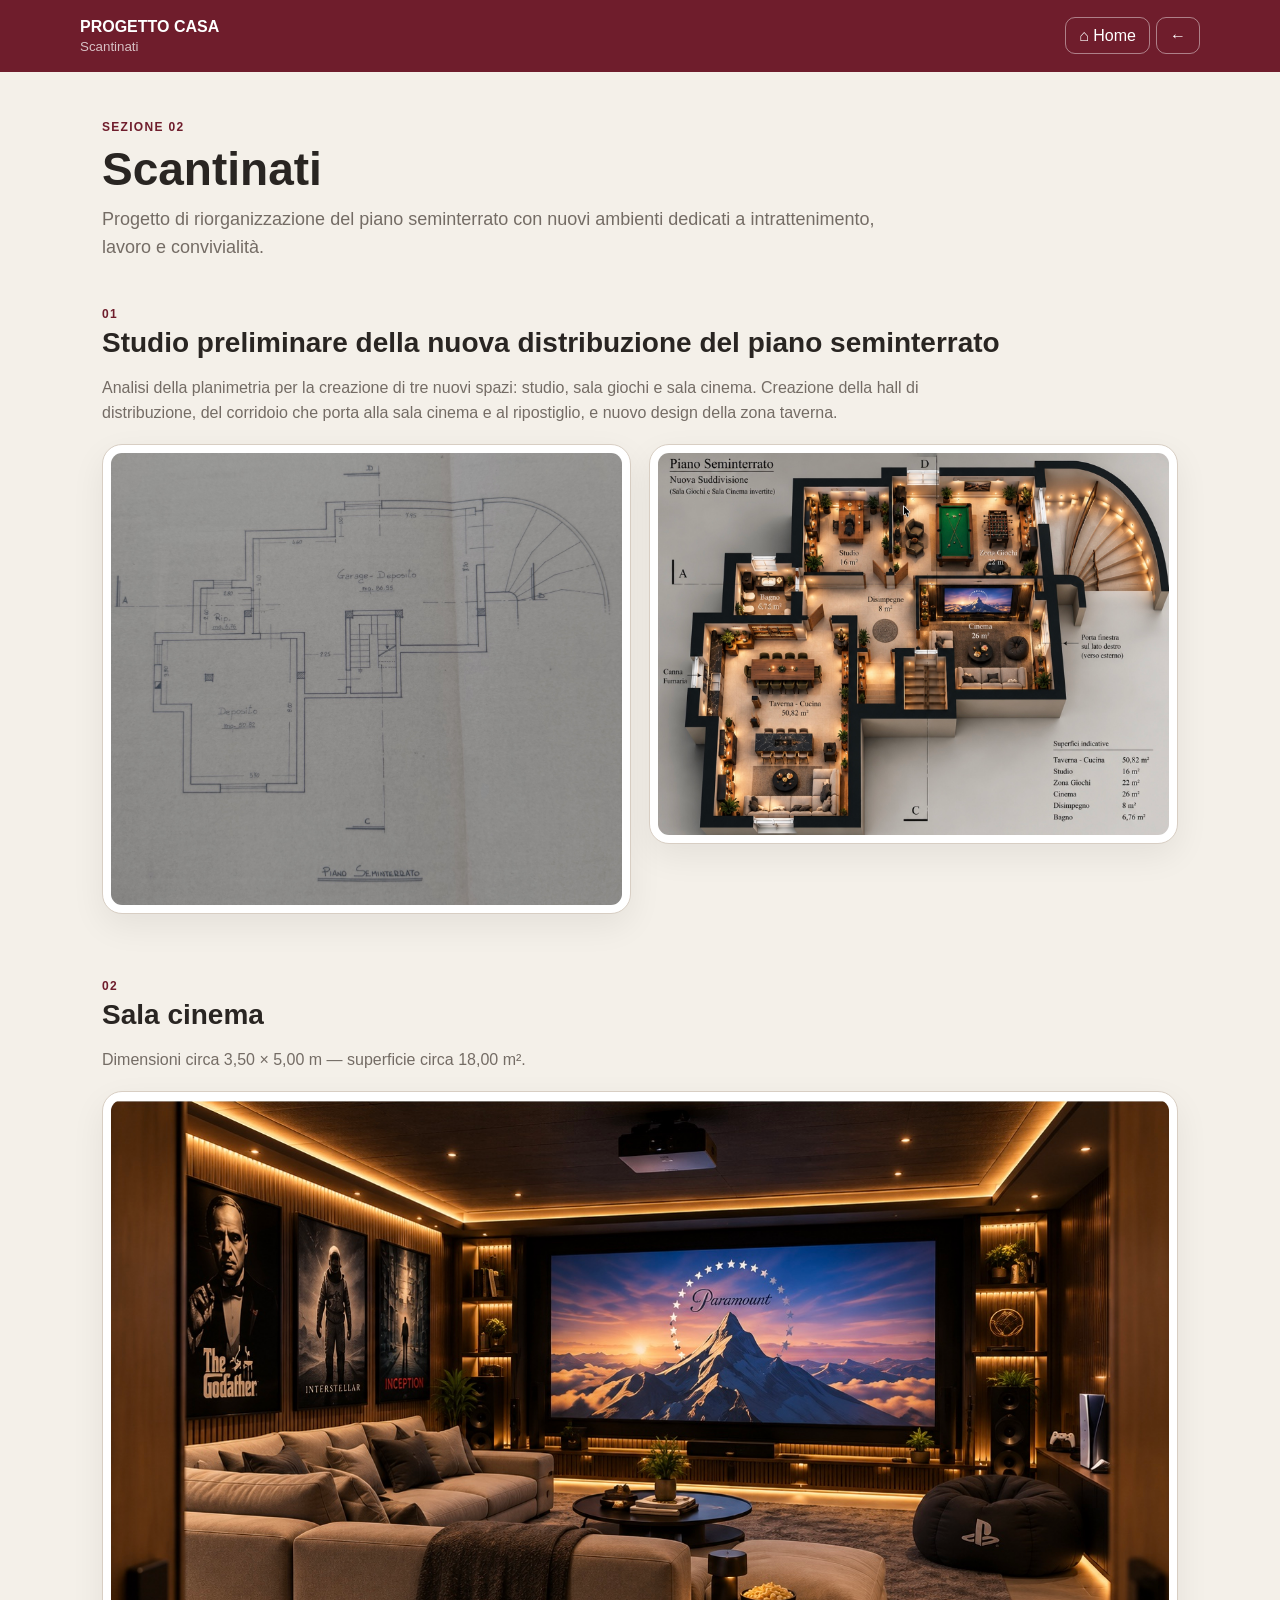
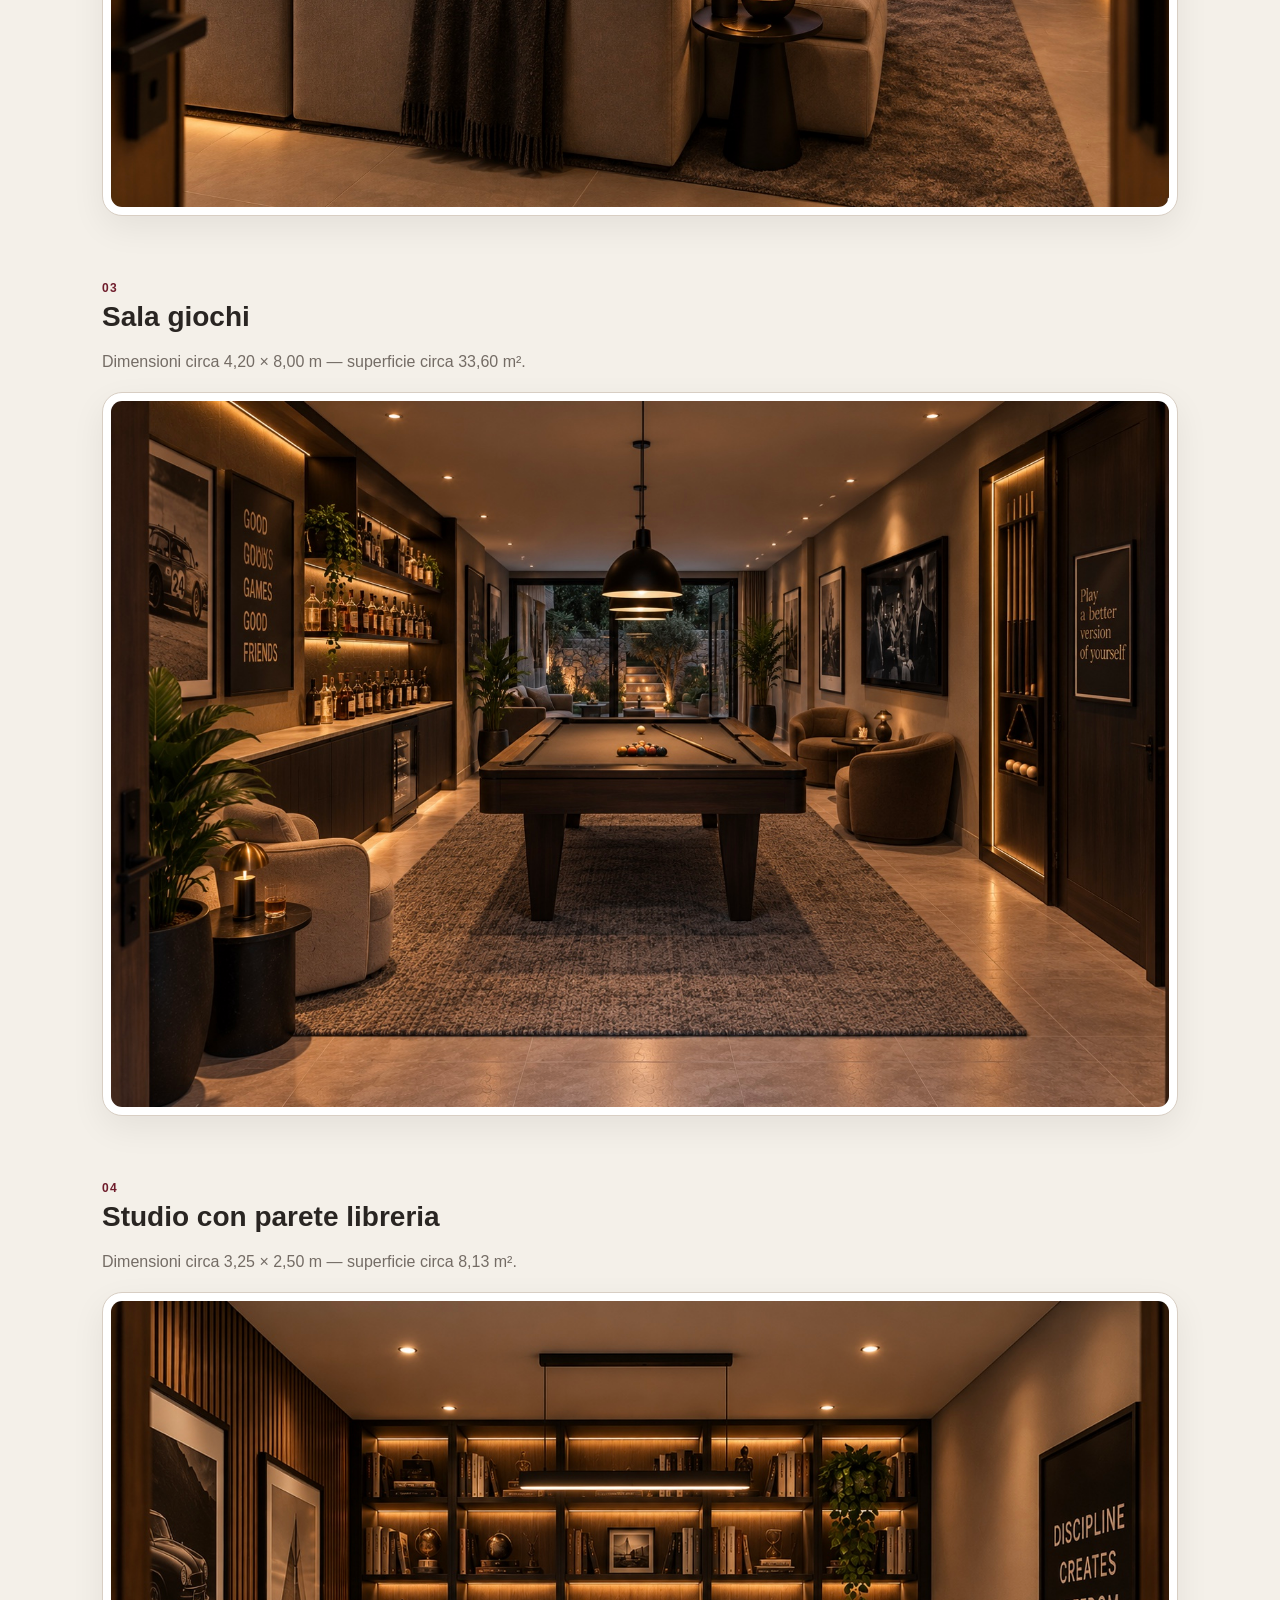
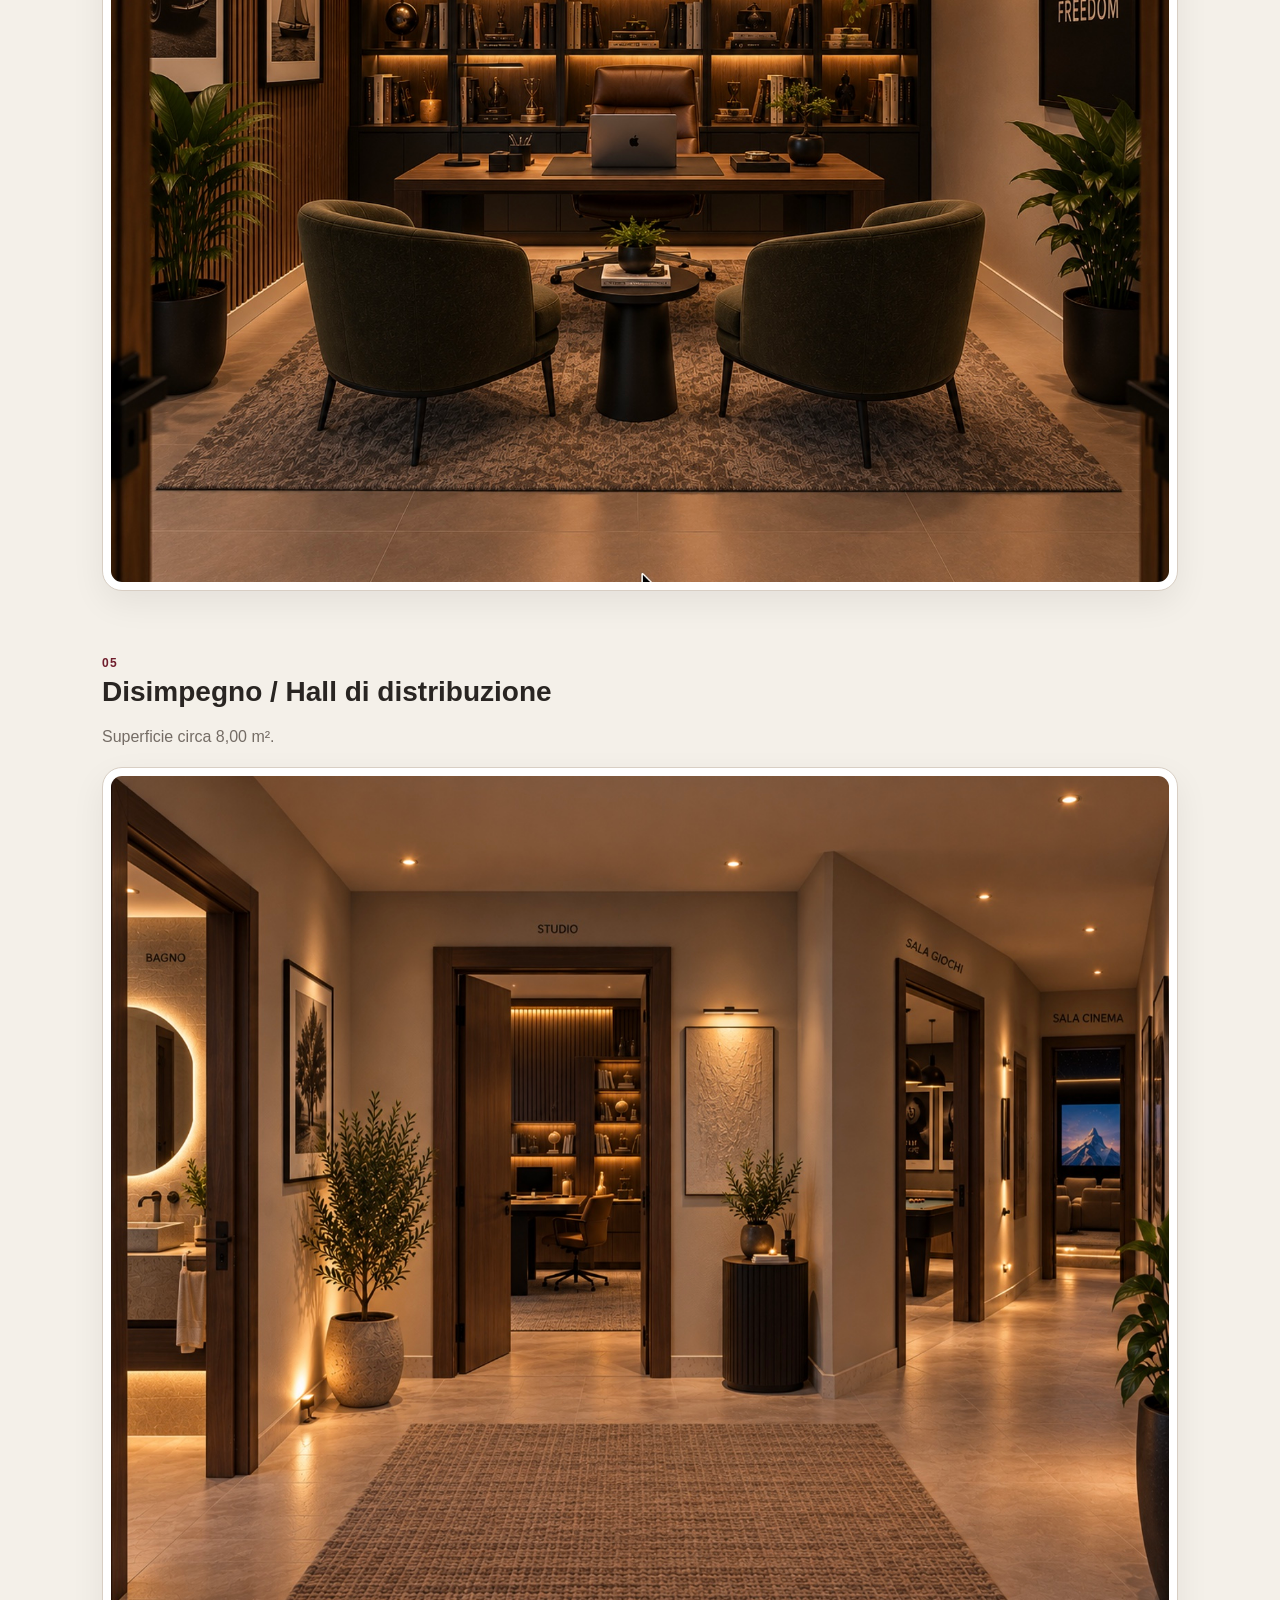
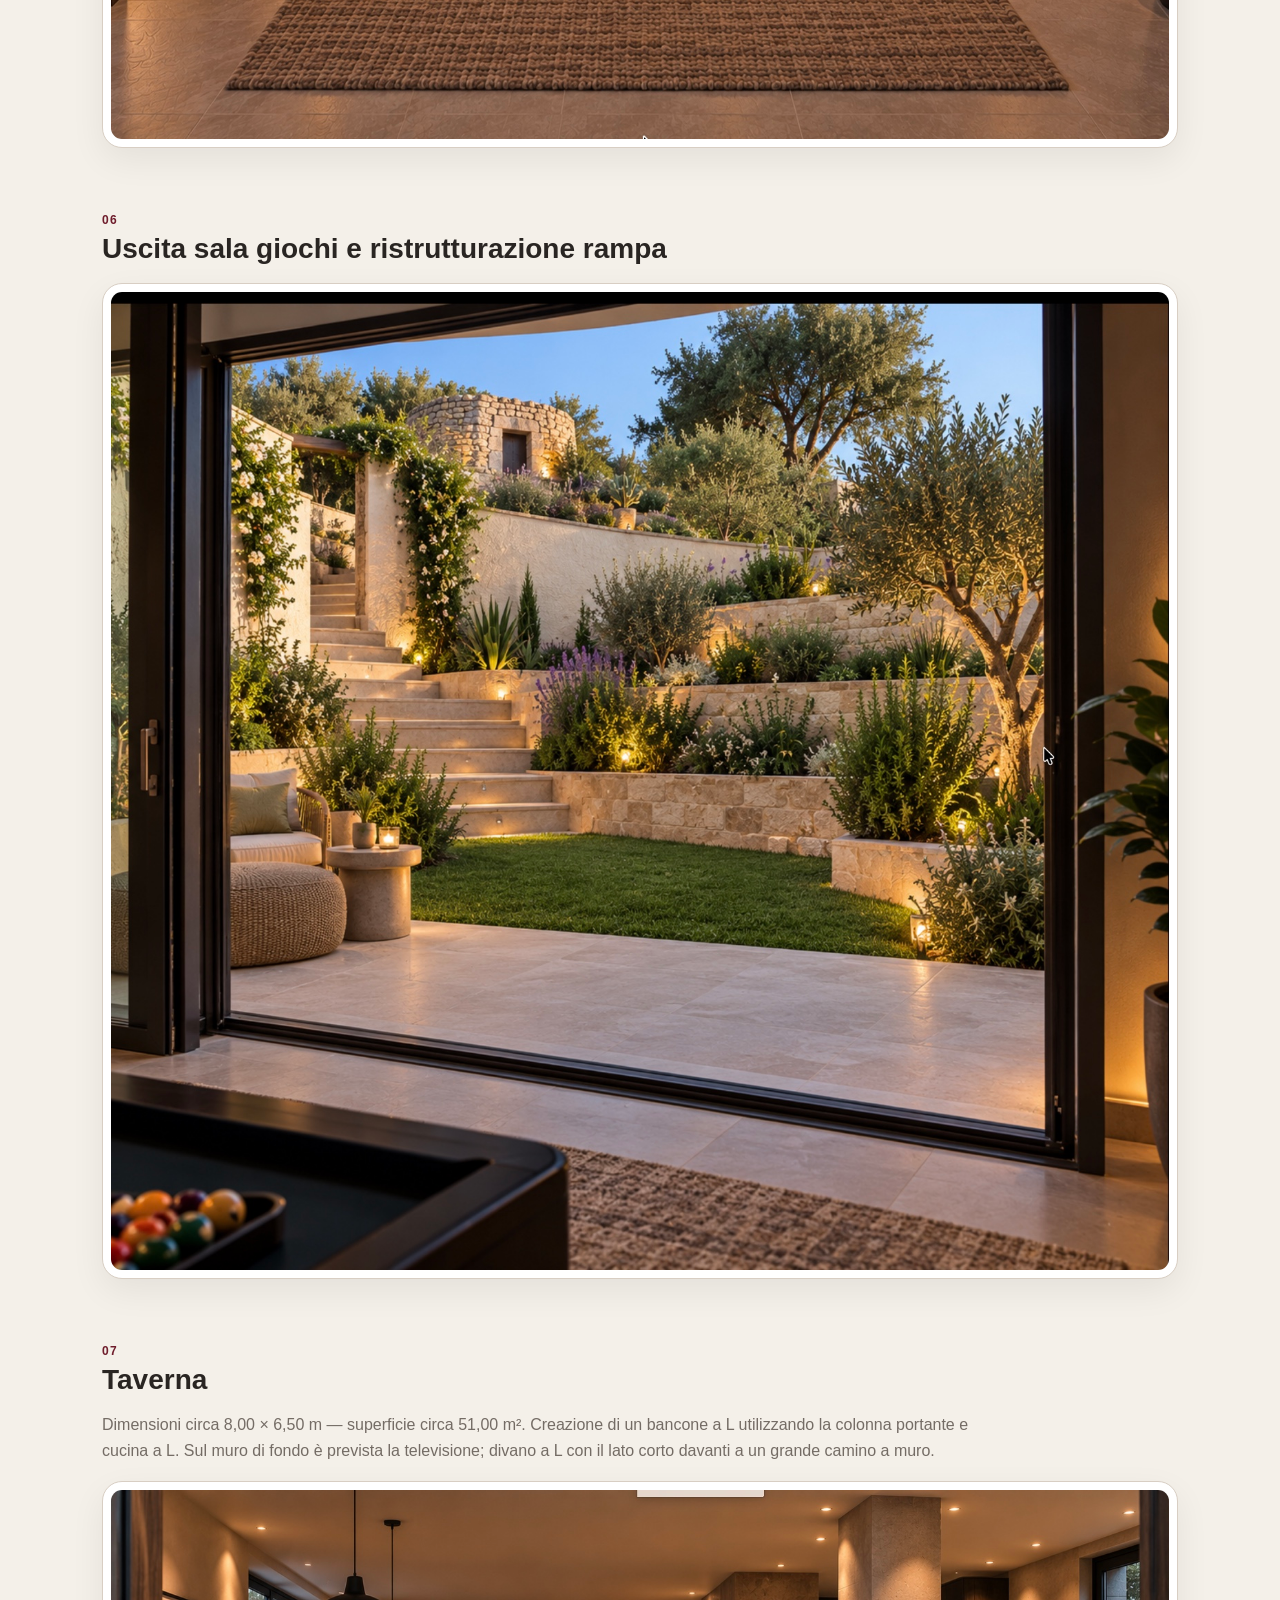
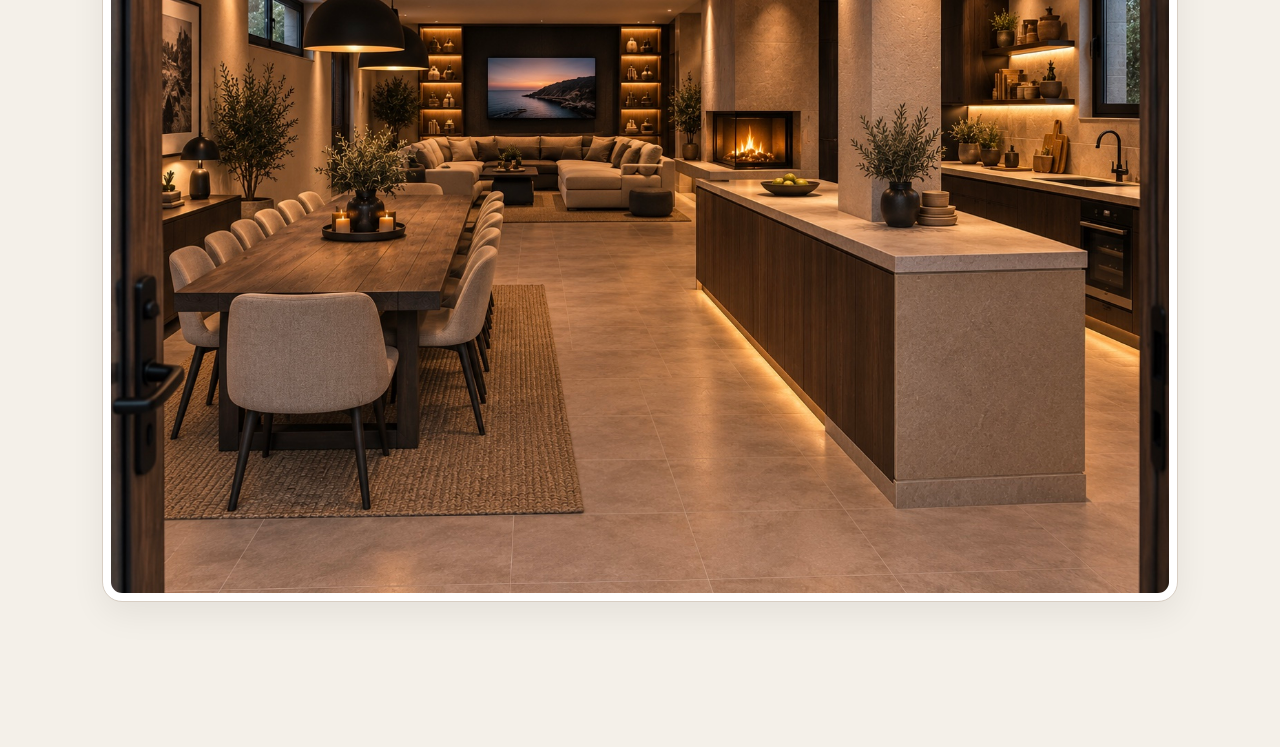
<file: scantinati.html>
<!doctype html><html lang="it"><head><meta charset="utf-8"><meta name="viewport" content="width=device-width,initial-scale=1"><title>Scantinati · Progetto Casa</title>
<style>*{box-sizing:border-box}html{scroll-behavior:smooth}body{margin:0;background:#f4f0e9;color:#292522;font-family:Arial,sans-serif}header{position:sticky;top:0;z-index:5;height:72px;background:#6f1d2c;color:#fff;display:flex;align-items:center;justify-content:space-between;padding:0 max(20px,calc((100% - 1120px)/2))}header small{display:block;opacity:.72;margin-top:3px}header a{color:#fff;text-decoration:none;border:1px solid #ffffff70;padding:9px 13px;border-radius:10px;margin-left:6px}main{max-width:1120px;margin:auto;padding:48px 22px 80px}.eyebrow,.num{font-size:12px;color:#6f1d2c;font-weight:bold;letter-spacing:1.3px}h1{font-size:46px;margin:8px 0 10px}.lead{color:#746c65;font-size:18px;line-height:1.55;margin:0 0 45px;max-width:820px}.block{margin-bottom:65px}h2{font-size:28px;margin:6px 0 8px}p{color:#746c65;line-height:1.6;font-size:16px;max-width:900px}.gallery{display:grid;grid-template-columns:1fr;gap:18px;margin-top:18px}.gallery.two{grid-template-columns:1fr 1fr}img{width:100%;height:auto;display:block;border-radius:20px;border:1px solid #d8cec3;background:#fff;padding:8px;box-shadow:0 12px 34px #0001;cursor:zoom-in}#lb{display:none;position:fixed;inset:0;background:#000e;z-index:20;align-items:center;justify-content:center;padding:20px}#lb.open{display:flex}#lb img{max-width:96vw;max-height:92vh;width:auto;border:0;padding:0;border-radius:8px}#lb button{position:absolute;right:20px;top:18px;border:0;border-radius:50%;width:42px;height:42px;font-size:22px}@media(max-width:700px){h1{font-size:36px}h2{font-size:24px}header{height:66px}.gallery.two{grid-template-columns:1fr}}</style></head><body>
<header><div><b>PROGETTO CASA</b><small>Scantinati</small></div><nav><a href="index.html">⌂ Home</a><a href="javascript:history.back()">←</a></nav></header>
<main><div class="eyebrow">SEZIONE 02</div><h1>Scantinati</h1><p class="lead">Progetto di riorganizzazione del piano seminterrato con nuovi ambienti dedicati a intrattenimento, lavoro e convivialità.</p><article class="block"><div class="num">01</div><h2>Studio preliminare della nuova distribuzione del piano seminterrato</h2><p>Analisi della planimetria per la creazione di tre nuovi spazi: studio, sala giochi e sala cinema. Creazione della hall di distribuzione, del corridoio che porta alla sala cinema e al ripostiglio, e nuovo design della zona taverna.</p><div class="gallery two"><img src="images/scantinati/01_planimetria_originale.jpeg" alt="Studio preliminare della nuova distribuzione del piano seminterrato" loading="lazy"><img src="images/scantinati/02_nuova_distribuzione.jpeg" alt="Studio preliminare della nuova distribuzione del piano seminterrato" loading="lazy"></div></article><article class="block"><div class="num">02</div><h2>Sala cinema</h2><p>Dimensioni circa 3,50 × 5,00 m — superficie circa 18,00 m².</p><div class="gallery"><img src="images/scantinati/03_sala_cinema.jpeg" alt="Sala cinema" loading="lazy"></div></article><article class="block"><div class="num">03</div><h2>Sala giochi</h2><p>Dimensioni circa 4,20 × 8,00 m — superficie circa 33,60 m².</p><div class="gallery"><img src="images/scantinati/04_sala_giochi.jpeg" alt="Sala giochi" loading="lazy"></div></article><article class="block"><div class="num">04</div><h2>Studio con parete libreria</h2><p>Dimensioni circa 3,25 × 2,50 m — superficie circa 8,13 m².</p><div class="gallery"><img src="images/scantinati/05_studio.jpeg" alt="Studio con parete libreria" loading="lazy"></div></article><article class="block"><div class="num">05</div><h2>Disimpegno / Hall di distribuzione</h2><p>Superficie circa 8,00 m².</p><div class="gallery"><img src="images/scantinati/06_hall.jpeg" alt="Disimpegno / Hall di distribuzione" loading="lazy"></div></article><article class="block"><div class="num">06</div><h2>Uscita sala giochi e ristrutturazione rampa</h2><div class="gallery"><img src="images/scantinati/07_uscita_sala_giochi.jpeg" alt="Uscita sala giochi e ristrutturazione rampa" loading="lazy"></div></article><article class="block"><div class="num">07</div><h2>Taverna</h2><p>Dimensioni circa 8,00 × 6,50 m — superficie circa 51,00 m². Creazione di un bancone a L utilizzando la colonna portante e cucina a L. Sul muro di fondo è prevista la televisione; divano a L con il lato corto davanti a un grande camino a muro.</p><div class="gallery"><img src="images/scantinati/08_taverna.jpeg" alt="Taverna" loading="lazy"></div></article></main>
<div id="lb"><button>×</button><img></div><script>const lb=document.getElementById('lb');document.querySelectorAll('.gallery img').forEach(i=>i.onclick=()=>{lb.classList.add('open');lb.querySelector('img').src=i.src});lb.onclick=e=>{if(e.target===lb||e.target.tagName==='BUTTON')lb.classList.remove('open')};document.addEventListener('keydown',e=>{if(e.key==='Escape')lb.classList.remove('open')});</script></body></html>
</file>
<file: style.css>
*{box-sizing:border-box}body{margin:0;font-family:Arial,Helvetica,sans-serif;background:#f4f0e9;color:#292522}.screen{min-height:100vh}.hidden{display:none!important}.center{display:grid;place-items:center;padding:24px}.login-card{width:min(420px,100%);background:#fffdf9;border:1px solid #d9cfc4;border-radius:24px;padding:42px;text-align:center;box-shadow:0 18px 60px #0001}.mark{margin:auto;width:58px;height:58px;border-radius:50%;display:grid;place-items:center;background:#6f1d2c;color:white;font-weight:bold}.login-card h1{margin:20px 0 6px;letter-spacing:1px}.login-card p{color:#776e67}.login-card input{width:100%;padding:15px;border:1px solid #cfc5bb;border-radius:12px;font-size:16px;margin:14px 0}.login-card button,header{background:#6f1d2c;color:white}.login-card button{width:100%;border:0;border-radius:12px;padding:15px;font-weight:bold;cursor:pointer}#error{height:24px;color:#9d2438;font-size:13px;padding-top:10px}header{height:76px;padding:0 max(24px,calc((100% - 1100px)/2));display:flex;align-items:center;justify-content:space-between}header small{display:block;opacity:.72;margin-top:4px}.ghost{border:1px solid #ffffff80;background:transparent;color:white;border-radius:10px;padding:9px 14px;cursor:pointer}main{max-width:1100px;margin:auto;padding:48px 24px 70px}h2{font-size:34px;margin:0 0 8px}.lead{color:#756d66;margin-bottom:30px}.grid{display:grid;grid-template-columns:repeat(2,1fr);gap:18px}.card{text-align:left;min-height:150px;padding:24px;border:1px solid #d9cfc4;background:#fffdf9;border-radius:18px;cursor:pointer;display:grid;grid-template-columns:52px 1fr;grid-template-rows:1fr auto;transition:.18s}.card:hover{transform:translateY(-3px);box-shadow:0 12px 30px #00000012}.card span{grid-row:1/3;width:38px;height:38px;border-radius:50%;background:#6f1d2c;color:white;display:grid;place-items:center;font-size:12px}.card b{font-size:18px}.card small{color:#6f1d2c;font-weight:bold}.private{background:#f8f3ec}.back{border:0;background:transparent;color:#6f1d2c;font-weight:bold;font-size:15px;cursor:pointer;margin-bottom:25px}.section-box{background:#fffdf9;border:1px solid #d9cfc4;border-radius:22px;padding:40px;min-height:430px}.section-box>p:first-child{font-size:12px;color:#6f1d2c;font-weight:bold;letter-spacing:1px}.rule{width:70px;height:3px;background:#6f1d2c;margin:22px 0}.placeholder{margin-top:50px;padding:24px;background:#f4f0e9;border-radius:14px;color:#746c65}@media(max-width:700px){.grid{grid-template-columns:1fr}main{padding-top:32px}h2{font-size:28px}.card{min-height:130px}}
</file>
